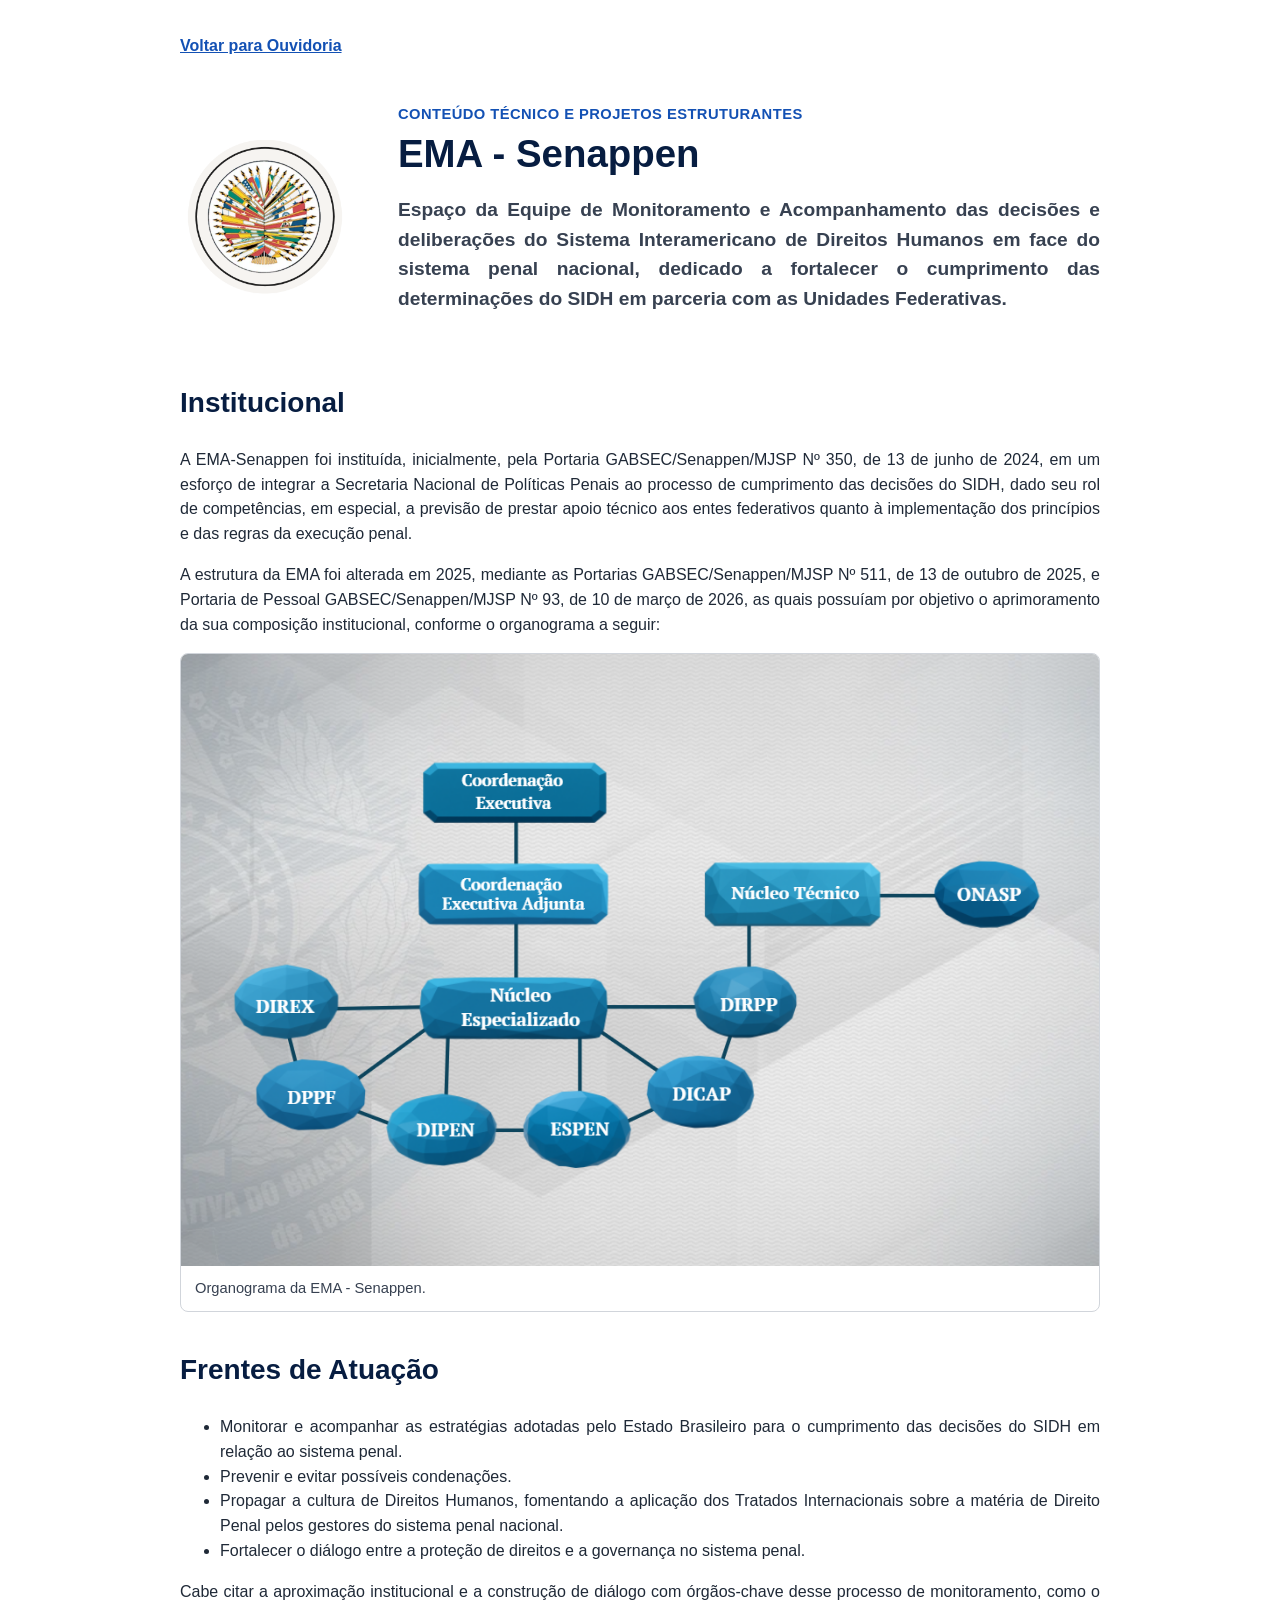
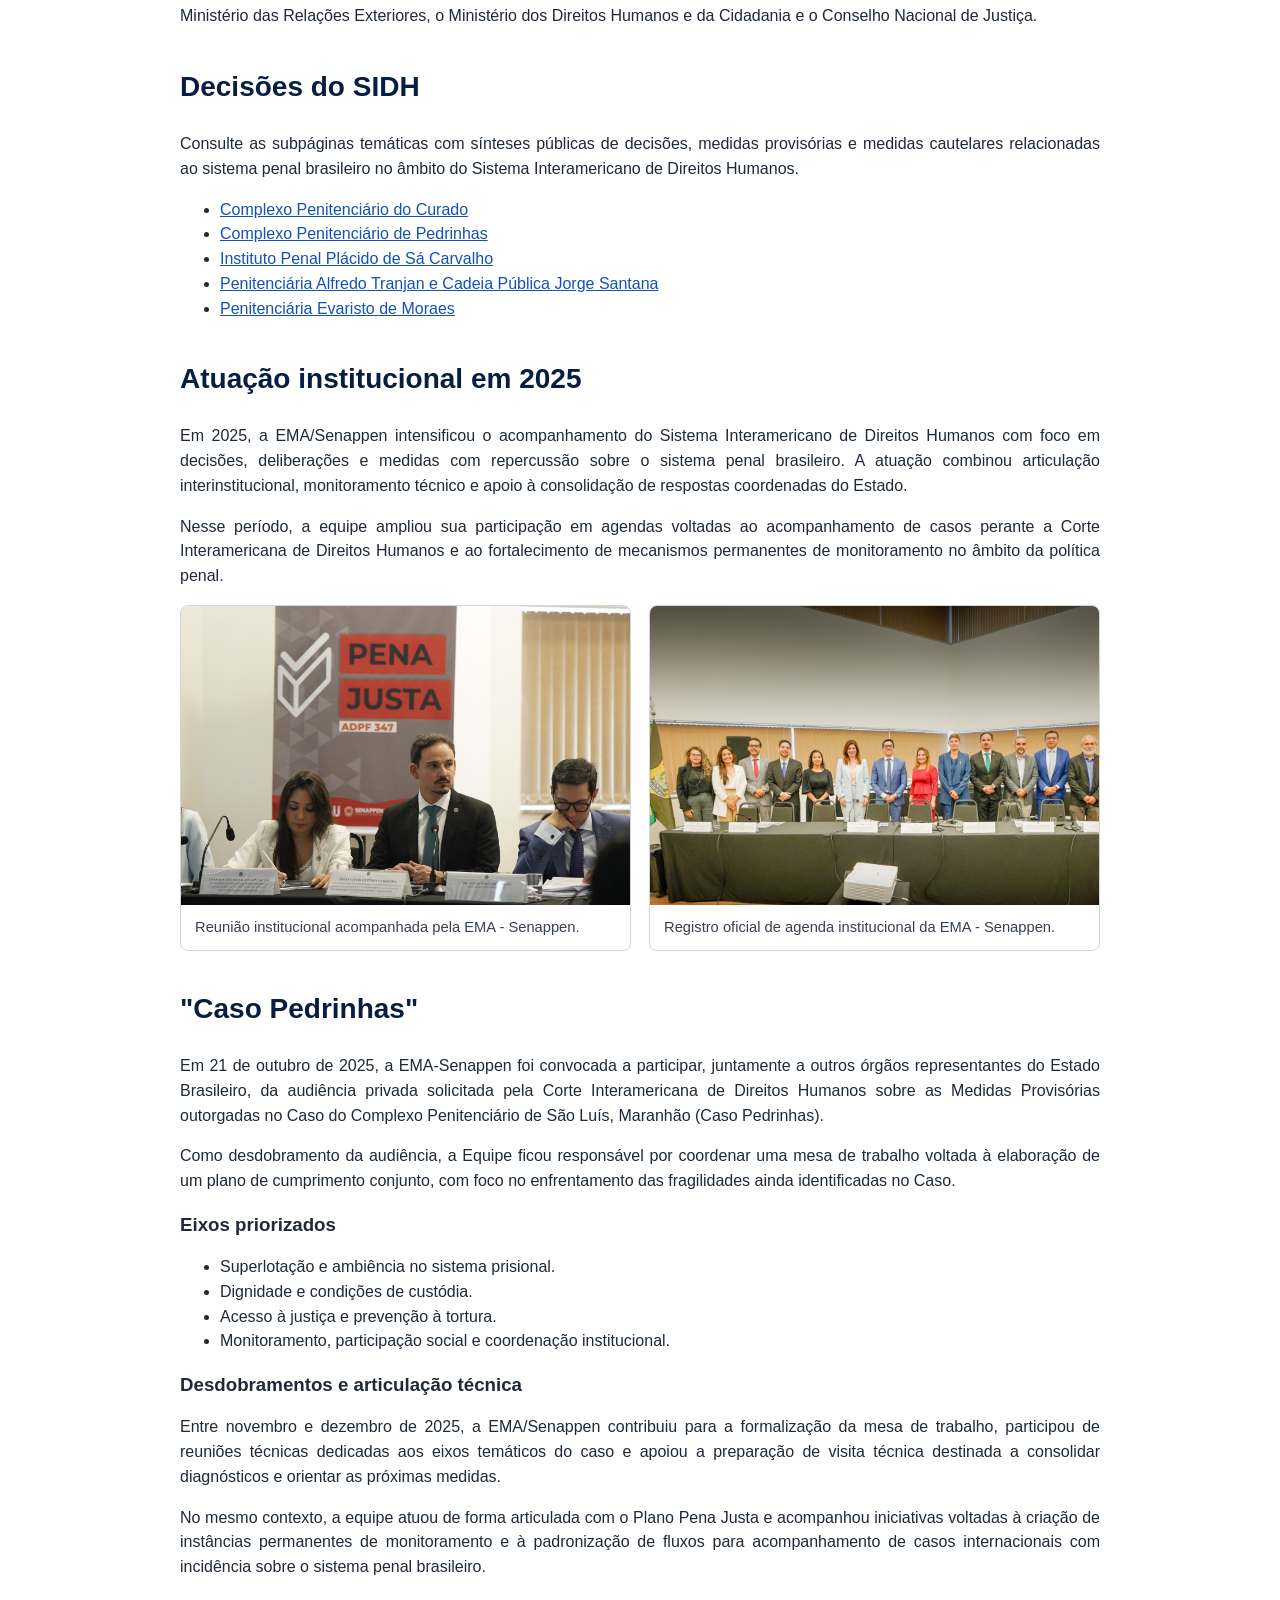
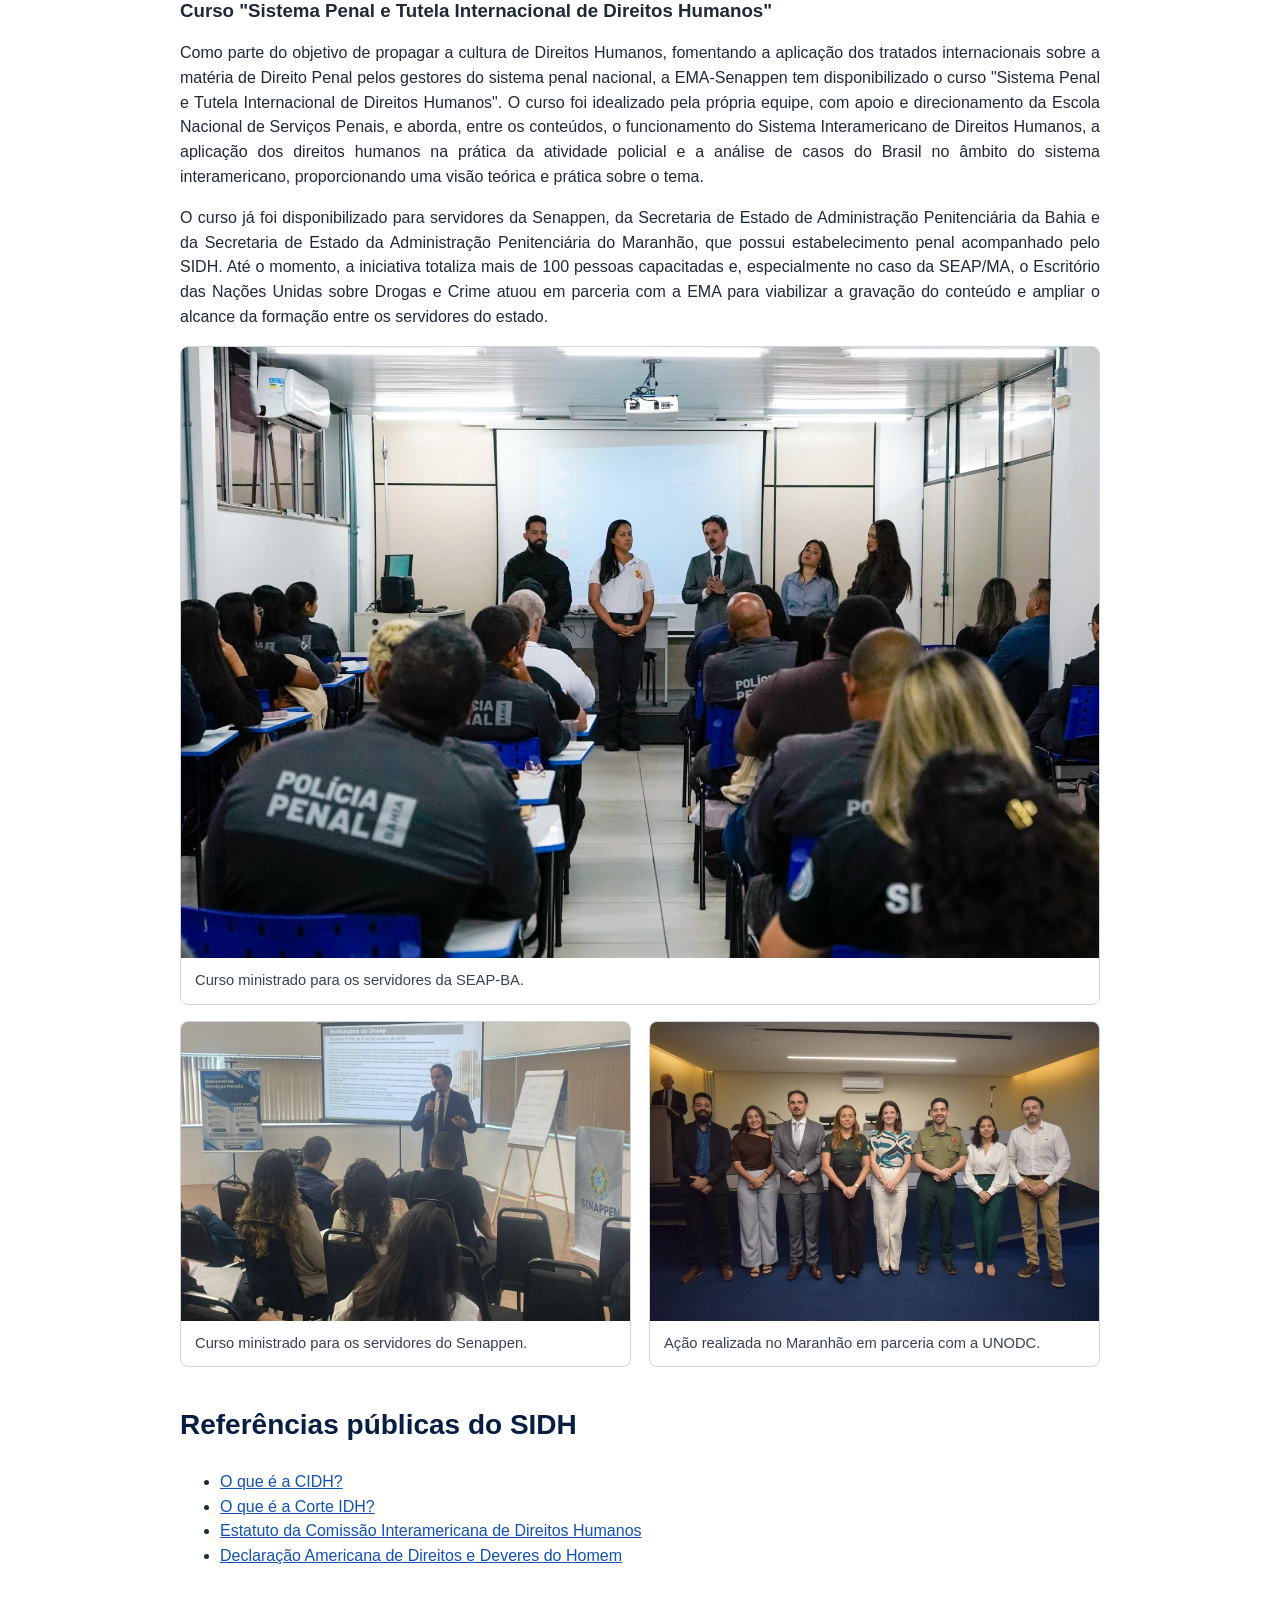
<file: prototipo-dicom-onasp/subpaginas/ema-sidh.html>
<!doctype html>
<html lang="pt-BR">
<head>
  <meta charset="utf-8">
  <meta name="viewport" content="width=device-width, initial-scale=1">
  <title>EMA - Senappen | Prévia gov.br/Plone</title>
  <link rel="stylesheet" href="../styles.css?v=20260513-justify">
</head>
<body>
  <main class="govbr-preview subpage-preview">
    <p class="subpage-back-link"><a href="../index.html#projetos-estruturantes">Voltar para Ouvidoria</a></p>

    <section class="subpage-hero" aria-labelledby="subpage-title-ema">
      <figure class="subpage-hero-media">
        <img src="../../Documentação/Botao_EMA.png" alt="Botão institucional da EMA - Senappen.">
      </figure>

      <div class="subpage-hero-copy">
        <p class="subpage-kicker">Conteúdo Técnico e Projetos Estruturantes</p>
        <h1 id="subpage-title-ema">EMA - Senappen</h1>
        <p class="lead">Espaço da Equipe de Monitoramento e Acompanhamento das decisões e deliberações do Sistema Interamericano de Direitos Humanos em face do sistema penal nacional, dedicado a fortalecer o cumprimento das determinações do SIDH em parceria com as Unidades Federativas.</p>
      </div>
    </section>

    <section aria-labelledby="ema-institucional">
      <h2 id="ema-institucional">Institucional</h2>
      <p>A EMA-Senappen foi instituída, inicialmente, pela Portaria GABSEC/Senappen/MJSP Nº 350, de 13 de junho de 2024, em um esforço de integrar a Secretaria Nacional de Políticas Penais ao processo de cumprimento das decisões do SIDH, dado seu rol de competências, em especial, a previsão de prestar apoio técnico aos entes federativos quanto à implementação dos princípios e das regras da execução penal.</p>
      <p>A estrutura da EMA foi alterada em 2025, mediante as Portarias GABSEC/Senappen/MJSP Nº 511, de 13 de outubro de 2025, e Portaria de Pessoal GABSEC/Senappen/MJSP Nº 93, de 10 de março de 2026, as quais possuíam por objetivo o aprimoramento da sua composição institucional, conforme o organograma a seguir:</p>
      <figure class="subpage-gallery-card">
        <div class="subpage-gallery-media">
          <img src="../../Documentação/Banner_Ema_Organograma.png" alt="Organograma da EMA - Senappen.">
        </div>
        <figcaption>Organograma da EMA - Senappen.</figcaption>
      </figure>
    </section>

    <section aria-labelledby="ema-frentes">
      <h2 id="ema-frentes">Frentes de Atuação</h2>
      <ul>
        <li>Monitorar e acompanhar as estratégias adotadas pelo Estado Brasileiro para o cumprimento das decisões do SIDH em relação ao sistema penal.</li>
        <li>Prevenir e evitar possíveis condenações.</li>
        <li>Propagar a cultura de Direitos Humanos, fomentando a aplicação dos Tratados Internacionais sobre a matéria de Direito Penal pelos gestores do sistema penal nacional.</li>
        <li>Fortalecer o diálogo entre a proteção de direitos e a governança no sistema penal.</li>
      </ul>
      <p>Cabe citar a aproximação institucional e a construção de diálogo com órgãos-chave desse processo de monitoramento, como o Ministério das Relações Exteriores, o Ministério dos Direitos Humanos e da Cidadania e o Conselho Nacional de Justiça.</p>
    </section>

    <section aria-labelledby="ema-decisoes-sidh">
      <h2 id="ema-decisoes-sidh">Decisões do SIDH</h2>
      <p>Consulte as subpáginas temáticas com sínteses públicas de decisões, medidas provisórias e medidas cautelares relacionadas ao sistema penal brasileiro no âmbito do Sistema Interamericano de Direitos Humanos.</p>
      <ul>
        <li><a href="../../Subpages/Sublinks/complexo-penitenciario-do-curado.html">Complexo Penitenciário do Curado</a></li>
        <li><a href="../../Subpages/Sublinks/complexo-penitenciario-de-pedrinhas.html">Complexo Penitenciário de Pedrinhas</a></li>
        <li><a href="../../Subpages/Sublinks/instituto-penal-placido-de-sa-carvalho.html">Instituto Penal Plácido de Sá Carvalho</a></li>
        <li><a href="../../Subpages/Sublinks/penitenciaria-alfredo-tranjan-e-cadeia-publica-jorge-santana.html">Penitenciária Alfredo Tranjan e Cadeia Pública Jorge Santana</a></li>
        <li><a href="../../Subpages/Sublinks/penitenciaria-evaristo-de-moraes.html">Penitenciária Evaristo de Moraes</a></li>
      </ul>
    </section>

    <section aria-labelledby="ema-atuacao-2025">
      <h2 id="ema-atuacao-2025">Atuação institucional em 2025</h2>
      <p>Em 2025, a EMA/Senappen intensificou o acompanhamento do Sistema Interamericano de Direitos Humanos com foco em decisões, deliberações e medidas com repercussão sobre o sistema penal brasileiro. A atuação combinou articulação interinstitucional, monitoramento técnico e apoio à consolidação de respostas coordenadas do Estado.</p>
      <p>Nesse período, a equipe ampliou sua participação em agendas voltadas ao acompanhamento de casos perante a Corte Interamericana de Direitos Humanos e ao fortalecimento de mecanismos permanentes de monitoramento no âmbito da política penal.</p>
      <div class="subpage-gallery-grid">
        <figure class="subpage-gallery-card">
          <div class="subpage-gallery-media">
            <img src="../../Documentação/Banner_Ema.jpg" alt="Participantes reunidos em mesa de trabalho institucional acompanhada pela EMA - Senappen.">
          </div>
          <figcaption>Reunião institucional acompanhada pela EMA - Senappen.</figcaption>
        </figure>
        <figure class="subpage-gallery-card">
          <div class="subpage-gallery-media">
            <img src="../../Documentação/Banner_Ema_2.jpg" alt="Participantes posicionados em registro oficial de agenda institucional acompanhada pela EMA - Senappen.">
          </div>
          <figcaption>Registro oficial de agenda institucional da EMA - Senappen.</figcaption>
        </figure>
      </div>
    </section>

    <section aria-labelledby="ema-pedrinhas">
      <h2 id="ema-pedrinhas">"Caso Pedrinhas"</h2>
      <p>Em 21 de outubro de 2025, a EMA-Senappen foi convocada a participar, juntamente a outros órgãos representantes do Estado Brasileiro, da audiência privada solicitada pela Corte Interamericana de Direitos Humanos sobre as Medidas Provisórias outorgadas no Caso do Complexo Penitenciário de São Luís, Maranhão (Caso Pedrinhas).</p>
      <p>Como desdobramento da audiência, a Equipe ficou responsável por coordenar uma mesa de trabalho voltada à elaboração de um plano de cumprimento conjunto, com foco no enfrentamento das fragilidades ainda identificadas no Caso.</p>
      <h3 id="ema-eixos-prioritarios">Eixos priorizados</h3>
      <ul>
        <li>Superlotação e ambiência no sistema prisional.</li>
        <li>Dignidade e condições de custódia.</li>
        <li>Acesso à justiça e prevenção à tortura.</li>
        <li>Monitoramento, participação social e coordenação institucional.</li>
      </ul>
      <h3 id="ema-desdobramentos">Desdobramentos e articulação técnica</h3>
      <p>Entre novembro e dezembro de 2025, a EMA/Senappen contribuiu para a formalização da mesa de trabalho, participou de reuniões técnicas dedicadas aos eixos temáticos do caso e apoiou a preparação de visita técnica destinada a consolidar diagnósticos e orientar as próximas medidas.</p>
      <p>No mesmo contexto, a equipe atuou de forma articulada com o Plano Pena Justa e acompanhou iniciativas voltadas à criação de instâncias permanentes de monitoramento e à padronização de fluxos para acompanhamento de casos internacionais com incidência sobre o sistema penal brasileiro.</p>
      <h3 id="ema-curso-sistema-penal">Curso "Sistema Penal e Tutela Internacional de Direitos Humanos"</h3>
      <p>Como parte do objetivo de propagar a cultura de Direitos Humanos, fomentando a aplicação dos tratados internacionais sobre a matéria de Direito Penal pelos gestores do sistema penal nacional, a EMA-Senappen tem disponibilizado o curso "Sistema Penal e Tutela Internacional de Direitos Humanos". O curso foi idealizado pela própria equipe, com apoio e direcionamento da Escola Nacional de Serviços Penais, e aborda, entre os conteúdos, o funcionamento do Sistema Interamericano de Direitos Humanos, a aplicação dos direitos humanos na prática da atividade policial e a análise de casos do Brasil no âmbito do sistema interamericano, proporcionando uma visão teórica e prática sobre o tema.</p>
      <p>O curso já foi disponibilizado para servidores da Senappen, da Secretaria de Estado de Administração Penitenciária da Bahia e da Secretaria de Estado da Administração Penitenciária do Maranhão, que possui estabelecimento penal acompanhado pelo SIDH. Até o momento, a iniciativa totaliza mais de 100 pessoas capacitadas e, especialmente no caso da SEAP/MA, o Escritório das Nações Unidas sobre Drogas e Crime atuou em parceria com a EMA para viabilizar a gravação do conteúdo e ampliar o alcance da formação entre os servidores do estado.</p>
      <div class="standalone-image">
        <figure class="subpage-gallery-card">
          <div class="subpage-gallery-media">
            <img src="../../Documentação/Banner_Curso_Bahia.jpg" alt="Curso ministrado para os servidores da SEAP-BA.">
          </div>
          <figcaption>Curso ministrado para os servidores da SEAP-BA.</figcaption>
        </figure>
      </div>
      <div class="subpage-gallery-grid">
        <figure class="subpage-gallery-card">
          <div class="subpage-gallery-media">
            <img src="../../Documentação/Banner_Curso_DF.jpg" alt="Curso ministrado para os servidores do Senappen.">
          </div>
          <figcaption>Curso ministrado para os servidores do Senappen.</figcaption>
        </figure>
        <figure class="subpage-gallery-card">
          <div class="subpage-gallery-media">
            <img src="../../Documentação/Banner_Curso_MA.jpg" alt="Ação realizada no Maranhão em parceria com a UNODC.">
          </div>
          <figcaption>Ação realizada no Maranhão em parceria com a UNODC.</figcaption>
        </figure>
      </div>
    </section>

    <section aria-labelledby="ema-referencias">
      <h2 id="ema-referencias">Referências públicas do SIDH</h2>
      <ul>
        <li><a href="https://www.oas.org/pt/cidh/mandato/que.asp">O que é a CIDH?</a></li>
        <li><a href="https://www.corteidh.or.cr/que_es_la_corte.cfm?lang=pt">O que é a Corte IDH?</a></li>
        <li><a href="https://www.oas.org/pt/cidh/mandato/Basicos/estatutoCIDH.asp">Estatuto da Comissão Interamericana de Direitos Humanos</a></li>
        <li><a href="https://www.oas.org/pt/cidh/mandato/Basicos/declaracion.asp">Declaração Americana de Direitos e Deveres do Homem</a></li>
      </ul>
    </section>

  </main>
</body>
</html>
</file>
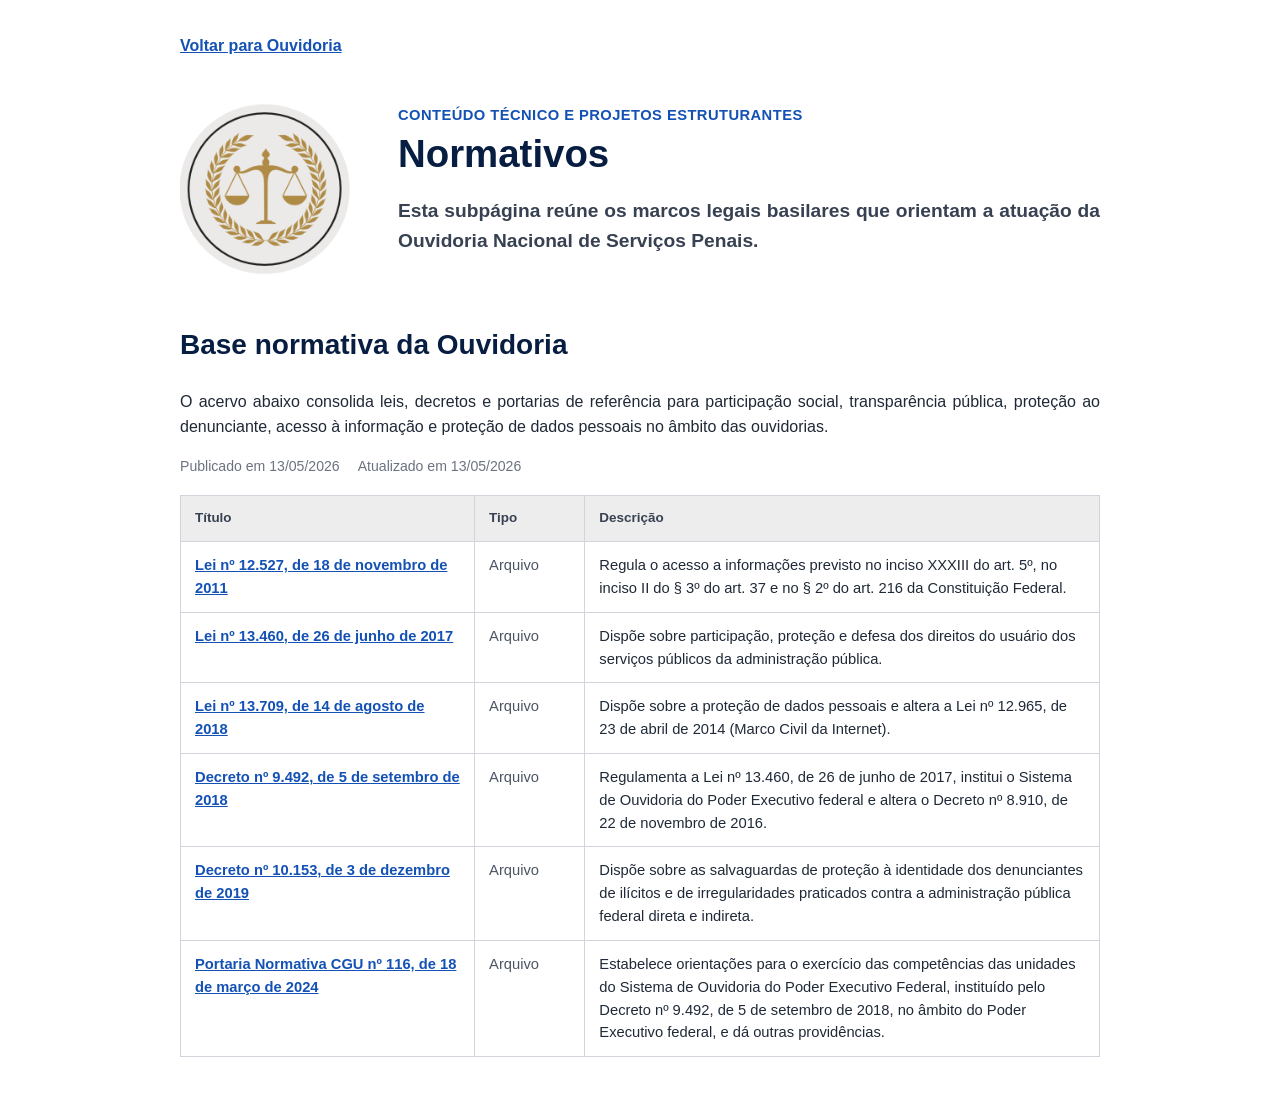
<file: prototipo-dicom-onasp/subpaginas/normativos.html>
<!doctype html>
<html lang="pt-BR">
<head>
  <meta charset="utf-8">
  <meta name="viewport" content="width=device-width, initial-scale=1">
  <title>Normativos | Prévia gov.br/Plone</title>
  <link rel="stylesheet" href="../styles.css?v=20260518-normativos-subpage">
</head>
<body>
  <main class="govbr-preview subpage-preview">
    <p class="subpage-back-link"><a href="../index.html#projetos-estruturantes">Voltar para Ouvidoria</a></p>

    <section class="subpage-hero" aria-labelledby="subpage-title-normativos">
      <figure class="subpage-hero-media">
        <img src="../../Documentação/Botao_Normativos.png" alt="Botão institucional dos Normativos.">
      </figure>

      <div class="subpage-hero-copy">
        <p class="subpage-kicker">Conteúdo Técnico e Projetos Estruturantes</p>
        <h1 id="subpage-title-normativos">Normativos</h1>
        <p class="lead">Esta subpágina reúne os marcos legais basilares que orientam a atuação da Ouvidoria Nacional de Serviços Penais.</p>
      </div>
    </section>

    <section aria-labelledby="normativos-acervo">
      <h2 id="normativos-acervo">Base normativa da Ouvidoria</h2>
      <p>O acervo abaixo consolida leis, decretos e portarias de referência para participação social, transparência pública, proteção ao denunciante, acesso à informação e proteção de dados pessoais no âmbito das ouvidorias.</p>
      <p class="normativos-meta">
        <span>Publicado em <time datetime="2026-05-13">13/05/2026</time></span>
        <span>Atualizado em <time datetime="2026-05-13">13/05/2026</time></span>
      </p>
      <div class="normativos-table-wrap">
        <table class="normativos-table" aria-label="Normativos basilares da Ouvidoria">
          <thead>
            <tr>
              <th scope="col">Título</th>
              <th scope="col">Tipo</th>
              <th scope="col">Descrição</th>
            </tr>
          </thead>
          <tbody>
            <tr>
              <td><a href="../../Documentação/Normativas Basilares de Ouvidoria/LEI N°12.527.2011.pdf">Lei nº 12.527, de 18 de novembro de 2011</a></td>
              <td>Arquivo</td>
              <td>Regula o acesso a informações previsto no inciso XXXIII do art. 5º, no inciso II do § 3º do art. 37 e no § 2º do art. 216 da Constituição Federal.</td>
            </tr>
            <tr>
              <td><a href="../../Documentação/Normativas Basilares de Ouvidoria/LEI N°13.460.2017.pdf">Lei nº 13.460, de 26 de junho de 2017</a></td>
              <td>Arquivo</td>
              <td>Dispõe sobre participação, proteção e defesa dos direitos do usuário dos serviços públicos da administração pública.</td>
            </tr>
            <tr>
              <td><a href="../../Documentação/Normativas Basilares de Ouvidoria/LEI N°13.709.2018.pdf">Lei nº 13.709, de 14 de agosto de 2018</a></td>
              <td>Arquivo</td>
              <td>Dispõe sobre a proteção de dados pessoais e altera a Lei nº 12.965, de 23 de abril de 2014 (Marco Civil da Internet).</td>
            </tr>
            <tr>
              <td><a href="../../Documentação/Normativas Basilares de Ouvidoria/Decreto N°9.492.2018.pdf">Decreto nº 9.492, de 5 de setembro de 2018</a></td>
              <td>Arquivo</td>
              <td>Regulamenta a Lei nº 13.460, de 26 de junho de 2017, institui o Sistema de Ouvidoria do Poder Executivo federal e altera o Decreto nº 8.910, de 22 de novembro de 2016.</td>
            </tr>
            <tr>
              <td><a href="../../Documentação/Normativas Basilares de Ouvidoria/Decreto N°10.153.2019.pdf">Decreto nº 10.153, de 3 de dezembro de 2019</a></td>
              <td>Arquivo</td>
              <td>Dispõe sobre as salvaguardas de proteção à identidade dos denunciantes de ilícitos e de irregularidades praticados contra a administração pública federal direta e indireta.</td>
            </tr>
            <tr>
              <td><a href="../../Documentação/Normativas Basilares de Ouvidoria/Portaria Normativa CGU - N°116.2024.pdf">Portaria Normativa CGU nº 116, de 18 de março de 2024</a></td>
              <td>Arquivo</td>
              <td>Estabelece orientações para o exercício das competências das unidades do Sistema de Ouvidoria do Poder Executivo Federal, instituído pelo Decreto nº 9.492, de 5 de setembro de 2018, no âmbito do Poder Executivo federal, e dá outras providências.</td>
            </tr>
          </tbody>
        </table>
      </div>
    </section>
  </main>
</body>
</html>
</file>
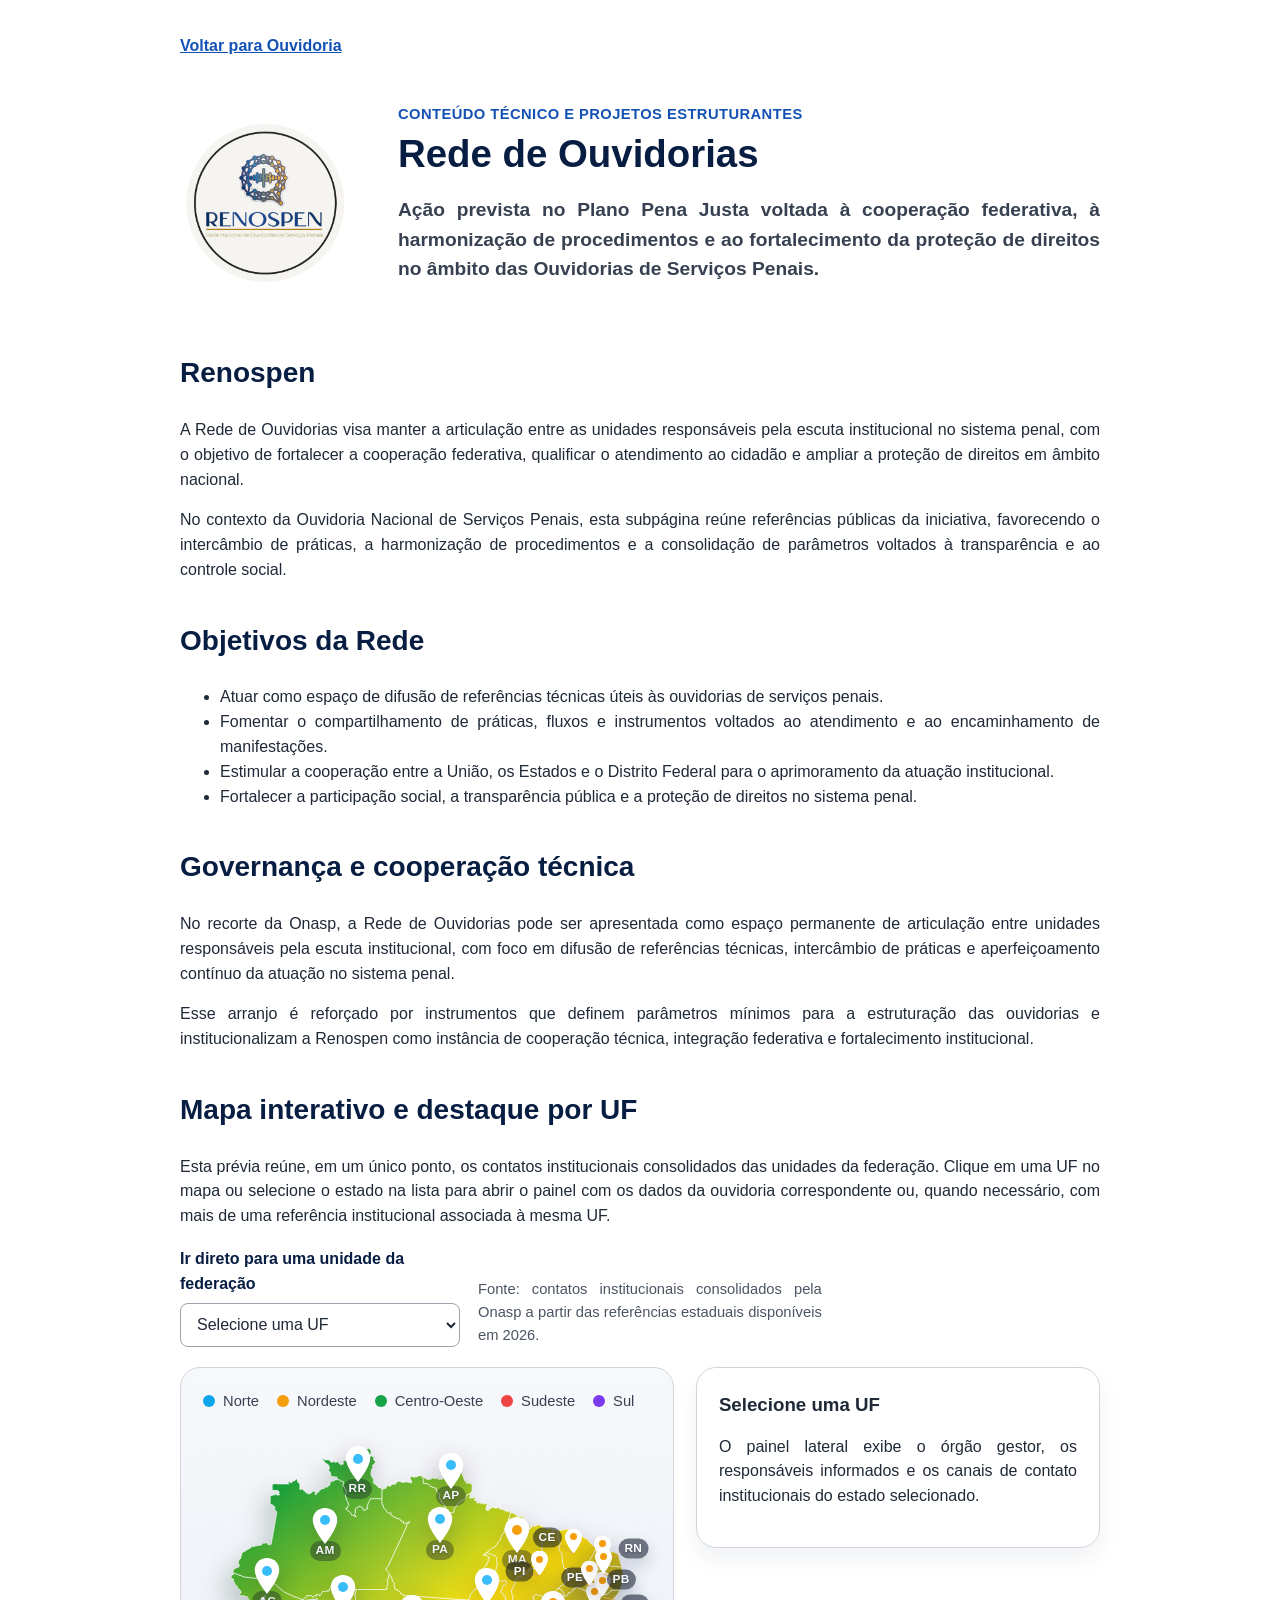
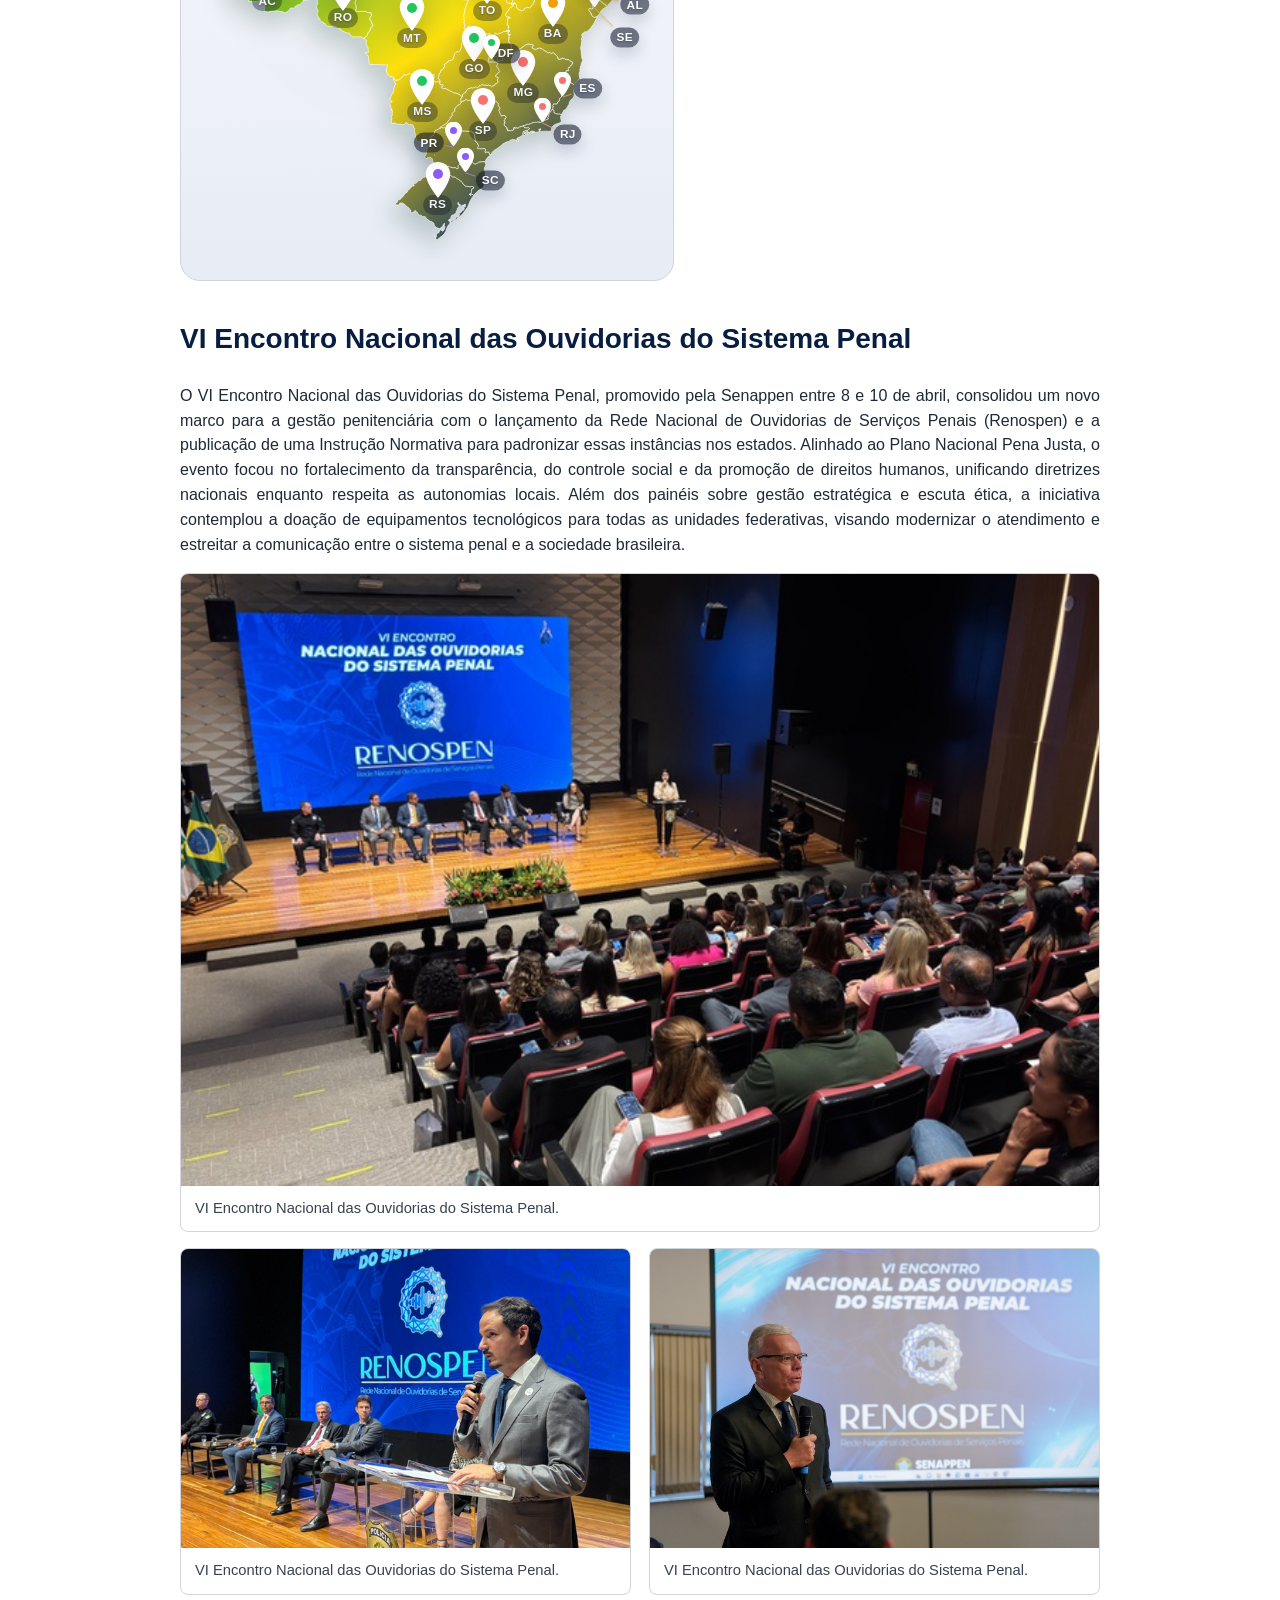
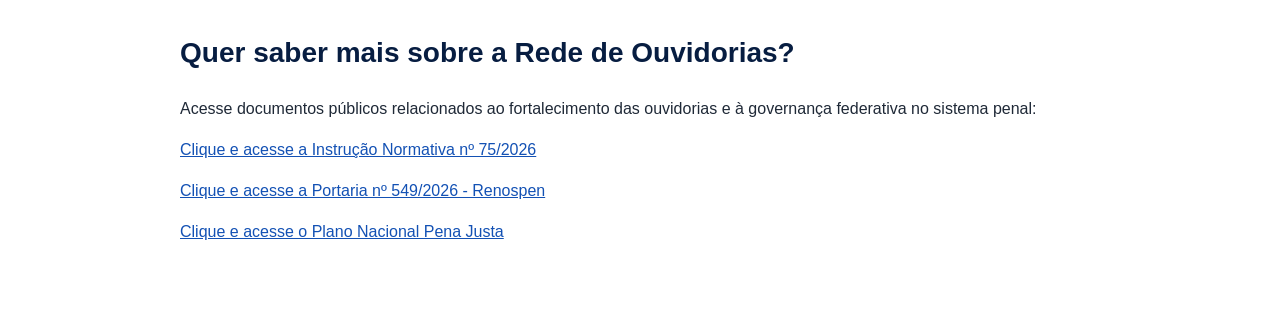
<file: prototipo-dicom-onasp/subpaginas/rede-ouvidorias.html>
<!doctype html>
<html lang="pt-BR">
<head>
  <meta charset="utf-8">
  <meta name="viewport" content="width=device-width, initial-scale=1">
  <title>Rede de Ouvidorias | Prévia gov.br/Plone</title>
  <link rel="stylesheet" href="../styles.css?v=20260513-justify">
</head>
<body>
  <main class="govbr-preview subpage-preview">
    <p class="subpage-back-link"><a href="../index.html#projetos-estruturantes">Voltar para Ouvidoria</a></p>

    <section class="subpage-hero" aria-labelledby="subpage-title-rede-ouvidorias">
      <figure class="subpage-hero-media">
        <img src="../../Documentação/Botao_Renospen.png" alt="Botão institucional da Rede de Ouvidorias.">
      </figure>

      <div class="subpage-hero-copy">
        <p class="subpage-kicker">Conteúdo Técnico e Projetos Estruturantes</p>
        <h1 id="subpage-title-rede-ouvidorias">Rede de Ouvidorias</h1>
        <p class="lead">Ação prevista no Plano Pena Justa voltada à cooperação federativa, à harmonização de procedimentos e ao fortalecimento da proteção de direitos no âmbito das Ouvidorias de Serviços Penais.</p>
      </div>
    </section>

    <section aria-labelledby="rede-escopo">
      <h2 id="rede-escopo">Renospen</h2>
      <p>A Rede de Ouvidorias visa manter a articulação entre as unidades responsáveis pela escuta institucional no sistema penal, com o objetivo de fortalecer a cooperação federativa, qualificar o atendimento ao cidadão e ampliar a proteção de direitos em âmbito nacional.</p>
      <p>No contexto da Ouvidoria Nacional de Serviços Penais, esta subpágina reúne referências públicas da iniciativa, favorecendo o intercâmbio de práticas, a harmonização de procedimentos e a consolidação de parâmetros voltados à transparência e ao controle social.</p>
    </section>

    <section aria-labelledby="rede-diretrizes">
      <h2 id="rede-diretrizes">Objetivos da Rede</h2>
      <ul>
        <li>Atuar como espaço de difusão de referências técnicas úteis às ouvidorias de serviços penais.</li>
        <li>Fomentar o compartilhamento de práticas, fluxos e instrumentos voltados ao atendimento e ao encaminhamento de manifestações.</li>
        <li>Estimular a cooperação entre a União, os Estados e o Distrito Federal para o aprimoramento da atuação institucional.</li>
        <li>Fortalecer a participação social, a transparência pública e a proteção de direitos no sistema penal.</li>
      </ul>
    </section>

    <section aria-labelledby="rede-governanca">
      <h2 id="rede-governanca">Governança e cooperação técnica</h2>
      <p>No recorte da Onasp, a Rede de Ouvidorias pode ser apresentada como espaço permanente de articulação entre unidades responsáveis pela escuta institucional, com foco em difusão de referências técnicas, intercâmbio de práticas e aperfeiçoamento contínuo da atuação no sistema penal.</p>
      <p>Esse arranjo é reforçado por instrumentos que definem parâmetros mínimos para a estruturação das ouvidorias e institucionalizam a Renospen como instância de cooperação técnica, integração federativa e fortalecimento institucional.</p>
    </section>

    <section aria-labelledby="rede-mapa-contatos">
      <h2 id="rede-mapa-contatos">Mapa interativo e destaque por UF</h2>
      <p>Esta prévia reúne, em um único ponto, os contatos institucionais consolidados das unidades da federação. Clique em uma UF no mapa ou selecione o estado na lista para abrir o painel com os dados da ouvidoria correspondente ou, quando necessário, com mais de uma referência institucional associada à mesma UF.</p>

      <div class="ouvidoria-map-toolbar">
        <div class="ouvidoria-map-picker">
          <label for="ouvidoria-state-select">Ir direto para uma unidade da federação</label>
          <select id="ouvidoria-state-select" name="ouvidoria-state-select">
            <option value="">Selecione uma UF</option>
          </select>
        </div>
        <p class="ouvidoria-map-source">Fonte: contatos institucionais consolidados pela Onasp a partir das referências estaduais disponíveis em 2026.</p>
      </div>

      <div class="ouvidoria-map-layout">
        <div class="ouvidoria-map-shell">
          <div class="ouvidoria-map-legend" aria-hidden="true">
            <span class="legend-norte">Norte</span>
            <span class="legend-nordeste">Nordeste</span>
            <span class="legend-centro-oeste">Centro-Oeste</span>
            <span class="legend-sudeste">Sudeste</span>
            <span class="legend-sul">Sul</span>
          </div>
          <div id="ouvidoria-map-grid" class="ouvidoria-map-grid" role="group" aria-label="Mapa interativo do Brasil por unidade da federação"></div>
        </div>

        <article id="ouvidoria-state-panel" class="ouvidoria-state-panel" aria-live="polite">
          <div class="ouvidoria-state-head">
            <h3>Selecione uma UF</h3>
          </div>
          <p>O painel lateral exibe o órgão gestor, o responsável informado, os canais de contato e, quando aplicável, mais de uma referência institucional associada ao estado selecionado.</p>
        </article>
      </div>

      <noscript>
        <p class="component-note">O mapa interativo depende de JavaScript nesta prévia.</p>
      </noscript>
    </section>

    <section aria-labelledby="rede-vi-encontro">
      <h2 id="rede-vi-encontro">VI Encontro Nacional das Ouvidorias do Sistema Penal</h2>
      <p>O VI Encontro Nacional das Ouvidorias do Sistema Penal, promovido pela Senappen entre 8 e 10 de abril, consolidou um novo marco para a gestão penitenciária com o lançamento da Rede Nacional de Ouvidorias de Serviços Penais (Renospen) e a publicação de uma Instrução Normativa para padronizar essas instâncias nos estados. Alinhado ao Plano Nacional Pena Justa, o evento focou no fortalecimento da transparência, do controle social e da promoção de direitos humanos, unificando diretrizes nacionais enquanto respeita as autonomias locais. Além dos painéis sobre gestão estratégica e escuta ética, a iniciativa contemplou a doação de equipamentos tecnológicos para todas as unidades federativas, visando modernizar o atendimento e estreitar a comunicação entre o sistema penal e a sociedade brasileira.</p>
      <div class="standalone-image">
        <figure class="subpage-gallery-card">
          <div class="subpage-gallery-media">
            <img src="../../Documentação/Banner_Renospen_1.jpeg" alt="VI Encontro Nacional das Ouvidorias do Sistema Penal - registro 1.">
          </div>
          <figcaption>VI Encontro Nacional das Ouvidorias do Sistema Penal.</figcaption>
        </figure>
      </div>
      <div class="subpage-gallery-grid">
        <figure class="subpage-gallery-card">
          <div class="subpage-gallery-media">
            <img src="../../Documentação/Banner_Renospen_2.jpeg" alt="VI Encontro Nacional das Ouvidorias do Sistema Penal - registro 2.">
          </div>
          <figcaption>VI Encontro Nacional das Ouvidorias do Sistema Penal.</figcaption>
        </figure>
        <figure class="subpage-gallery-card">
          <div class="subpage-gallery-media">
            <img src="../../Documentação/Banner_Renospen_3.jpeg" alt="VI Encontro Nacional das Ouvidorias do Sistema Penal - registro 3.">
          </div>
          <figcaption>VI Encontro Nacional das Ouvidorias do Sistema Penal.</figcaption>
        </figure>
      </div>
    </section>

    <section aria-labelledby="rede-quadro-contatos" hidden>
      <h2 id="rede-quadro-contatos">Quadro textual de contatos das ouvidorias</h2>
      <p>Para facilitar reaproveitamento em formatos mais simples, o mesmo conteúdo do painel interativo também foi organizado em tabela, com consulta rápida por UF.</p>

      <div class="ouvidoria-contacts-table-wrapper">
        <table class="ouvidoria-contacts-table">
          <thead>
            <tr>
              <th scope="col">UF</th>
              <th scope="col">Estado</th>
              <th scope="col">E-mail</th>
              <th scope="col">Telefone</th>
              <th scope="col">WhatsApp / app</th>
            </tr>
          </thead>
          <tbody>
            <tr>
              <td>AC</td>
              <td>Acre</td>
              <td><a href="mailto:ouvidoria.iapen@ac.gov.br">ouvidoria.iapen@ac.gov.br</a></td>
              <td>68 98112-4517</td>
              <td>68 98112-4517</td>
            </tr>
            <tr>
              <td>AL</td>
              <td>Alagoas</td>
              <td><a href="mailto:ouvidoria@seris.al.gov.br">ouvidoria@seris.al.gov.br</a></td>
              <td>82-3315-1756</td>
              <td>82-98802-5049</td>
            </tr>
            <tr>
              <td>AM</td>
              <td>Amazonas</td>
              <td><a href="mailto:ouvidoria@seap.am.gov.br">ouvidoria@seap.am.gov.br</a></td>
              <td>Não informado</td>
              <td>92 9981033886 / 92 99389-0160</td>
            </tr>
            <tr>
              <td>AP</td>
              <td>Amapá</td>
              <td><a href="mailto:ouvidoria@iapen.ap.gov.br">ouvidoria@iapen.ap.gov.br</a></td>
              <td>96 98414-9015</td>
              <td>96 98414-9015</td>
            </tr>
            <tr>
              <td>BA</td>
              <td>Bahia</td>
              <td><a href="mailto:ouvidoria@seap.ba.gov.br">ouvidoria@seap.ba.gov.br</a></td>
              <td>7131187405</td>
              <td>Não informado</td>
            </tr>
            <tr>
              <td>CE</td>
              <td>Ceará</td>
              <td><a href="mailto:ouvidoria@sap.ce.gov.br">ouvidoria@sap.ce.gov.br</a></td>
              <td>85 2018.2965</td>
              <td>155</td>
            </tr>
            <tr>
              <td>DF</td>
              <td>Distrito Federal</td>
              <td><a href="mailto:ouvidoria@seape.df.gov.br">ouvidoria@seape.df.gov.br</a></td>
              <td>61333359538</td>
              <td>Não informado</td>
            </tr>
            <tr>
              <td>ES</td>
              <td>Espírito Santo - Polícia Penal/ES</td>
              <td><a href="mailto:opp@pp.es.gov.br">opp@pp.es.gov.br</a></td>
              <td>(27) 99316-7687</td>
              <td>(27) 99316-7687</td>
            </tr>
            <tr>
              <td>ES</td>
              <td>Espírito Santo - SEJUS/ES</td>
              <td><a href="mailto:ouvidoria@sejus.es.gov.br">ouvidoria@sejus.es.gov.br</a></td>
              <td>0800 022 1117</td>
              <td>Não informado</td>
            </tr>
            <tr>
              <td>GO</td>
              <td>Goiás</td>
              <td><a href="mailto:ouvidoria.policiapenal@goias.gov.br">ouvidoria.policiapenal@goias.gov.br</a></td>
              <td>(62) 3270-8733</td>
              <td>Não informado</td>
            </tr>
            <tr>
              <td>MA</td>
              <td>Maranhão</td>
              <td><a href="mailto:ouvpen@seap.ma.gov.br">ouvpen@seap.ma.gov.br</a></td>
              <td>(98) 99181-7012</td>
              <td>(98) 99181-7012</td>
            </tr>
            <tr>
              <td>MG</td>
              <td>Minas Gerais</td>
              <td><a href="mailto:penitenciario@ouvidoriageral.mg.gov.br">penitenciario@ouvidoriageral.mg.gov.br</a></td>
              <td>(31) 3915-2048</td>
              <td>(31) 3915-2022</td>
            </tr>
            <tr>
              <td>MS</td>
              <td>Mato Grosso do Sul</td>
              <td><a href="mailto:ouvidoria@agepen.ms.gov.br">ouvidoria@agepen.ms.gov.br</a></td>
              <td>(67) 3901-3523</td>
              <td>(67)99971-4323</td>
            </tr>
            <tr>
              <td>MT</td>
              <td>Mato Grosso</td>
              <td><a href="mailto:ouvidoriaoesp@sejus.mt.gov.br">ouvidoriaoesp@sejus.mt.gov.br</a></td>
              <td>6581300380</td>
              <td>+556581300380</td>
            </tr>
            <tr>
              <td>PA</td>
              <td>Pará</td>
              <td><a href="mailto:ouvidoriapasieds@gmail.com">ouvidoriapasieds@gmail.com</a></td>
              <td>91 988835867</td>
              <td>91 988835867</td>
            </tr>
            <tr>
              <td>PB</td>
              <td>Paraíba</td>
              <td><a href="mailto:ouvidoria@seap.pb.gov.br">ouvidoria@seap.pb.gov.br</a></td>
              <td>83 99121-7665</td>
              <td>83 99121-7665</td>
            </tr>
            <tr>
              <td>PE</td>
              <td>Pernambuco</td>
              <td><a href="mailto:ouvidoria@seap.pe.gov.br">ouvidoria@seap.pe.gov.br</a></td>
              <td>81- 3184 2219</td>
              <td>81 - 9 8491 6545</td>
            </tr>
            <tr>
              <td>PI</td>
              <td>Piauí</td>
              <td><a href="mailto:ouvidoria@sejus.pi.gov.br">ouvidoria@sejus.pi.gov.br</a></td>
              <td>86 99488-8133</td>
              <td>Não informado</td>
            </tr>
            <tr>
              <td>PR</td>
              <td>Paraná</td>
              <td><a href="mailto:ouvidoriadeppen@policiapenal.pr.gov.br">ouvidoriadeppen@policiapenal.pr.gov.br</a></td>
              <td>41 3294-2958</td>
              <td>41 3294-2958</td>
            </tr>
            <tr>
              <td>RJ</td>
              <td>Rio de Janeiro</td>
              <td><a href="mailto:seapou@seap.rj.gov.br">seapou@seap.rj.gov.br</a></td>
              <td>(21) 970680105</td>
              <td>(21) 97067-0584</td>
            </tr>
            <tr>
              <td>RN</td>
              <td>Rio Grande do Norte</td>
              <td><a href="mailto:ouvidoria@seap.rn.gov.br">ouvidoria@seap.rn.gov.br</a></td>
              <td>84981305243</td>
              <td>84981305243</td>
            </tr>
            <tr>
              <td>RO</td>
              <td>Rondônia</td>
              <td><a href="mailto:ouvidoriasejusro@gmail.com">ouvidoriasejusro@gmail.com</a></td>
              <td>(69) 99978-7931</td>
              <td>Não informado</td>
            </tr>
            <tr>
              <td>RR</td>
              <td>Roraima</td>
              <td><a href="mailto:ouvidoria.sejuc.rr@gmail.com">ouvidoria.sejuc.rr@gmail.com</a></td>
              <td>Não informado</td>
              <td>Não informado</td>
            </tr>
            <tr>
              <td>RS</td>
              <td>Rio Grande do Sul</td>
              <td><a href="mailto:ouvidoriageral@casacivil.rs.gov.br">ouvidoriageral@casacivil.rs.gov.br</a></td>
              <td>0800 541 6136</td>
              <td>Não informado</td>
            </tr>
            <tr>
              <td>SC</td>
              <td>Santa Catarina</td>
              <td><a href="mailto:ouvidoria@sejuri.sc.gov.br">ouvidoria@sejuri.sc.gov.br</a></td>
              <td>(48) 3664-5811</td>
              <td>Não informado</td>
            </tr>
            <tr>
              <td>SE</td>
              <td>Sergipe</td>
              <td><a href="mailto:ouvidoria.sejuc@sejuc.se.gov.br">ouvidoria.sejuc@sejuc.se.gov.br</a></td>
              <td>(79)3225-6049</td>
              <td>Não informado</td>
            </tr>
            <tr>
              <td>SP</td>
              <td>São Paulo</td>
              <td><a href="mailto:ouvidoriasap@sp.gov.br">ouvidoriasap@sp.gov.br</a></td>
              <td>011 3206-4759/4836/4853</td>
              <td>011 3206-4759</td>
            </tr>
            <tr>
              <td>TO</td>
              <td>Tocantins</td>
              <td><a href="mailto:ouvidoriaseciju@gmail.com">ouvidoriaseciju@gmail.com</a></td>
              <td>6399240-5237</td>
              <td>Não informado</td>
            </tr>
          </tbody>
        </table>
      </div>
    </section>

    <section aria-labelledby="rede-saiba-mais">
      <h2 id="rede-saiba-mais">Quer saber mais sobre a Rede de Ouvidorias?</h2>
      <p>Acesse documentos públicos relacionados ao fortalecimento das ouvidorias e à governança federativa no sistema penal:</p>
      <p><a href="../../Subpages/Pena_justa/SEI_35153985_Instrucao_Normativa_75.pdf">Clique e acesse a Instrução Normativa nº 75/2026</a></p>
      <p><a href="../../Subpages/Pena_justa/SEI_35032761_Portaria_549.pdf">Clique e acesse a Portaria nº 549/2026 - Renospen</a></p>
      <p><a href="../../Subpages/Pena_justa/Plano_Nacional_Pena_Justa.pdf">Clique e acesse o Plano Nacional Pena Justa</a></p>
    </section>
  </main>

  <script>
    (function () {
      const ouvidorias = {
        AC: {
          state: "Acre",
          region: "Norte",
          orgao: "Instituto de Administração Penitenciária",
          ouvidor: "Macleine Paula de Melo",
          email: "ouvidoria.iapen@ac.gov.br",
          telefone: "68 98112-4517",
          whatsapp: "68 98112-4517",
          endereco: "Rua Coronel Fontenele de Castro, 44; Bairro: Estação Experimental. Prédio Sede do IAPEN-AC/ Polícia Penal - Sala da Ouvidoria (Anexo à Caixa Econômica Federal).",
          falaBr: "O Fala.BR é utilizado apenas para parte das manifestações"
        },
        AL: {
          state: "Alagoas",
          region: "Nordeste",
          orgao: "SERIS",
          ouvidor: "Carlos Douglas Nunes de Oliveira Palagani",
          email: "ouvidoria@seris.al.gov.br",
          telefone: "82-3315-1756",
          whatsapp: "82-98802-5049",
          endereco: "BR 104, KM 01, Cidade Universitária, Maceió, Alagoas, CEP 57.072.250",
          falaBr: "Não utiliza o Fala.BR"
        },
        AM: {
          state: "Amazonas",
          region: "Norte",
          orgao: "Secretaria de Estado Administração Penitenciária",
          ouvidor: "Daniel Marcelo Benvenutti de Sales",
          email: "ouvidoria@seap.am.gov.br",
          telefone: null,
          whatsapp: "92 9981033886 / 92 99389-0160",
          endereco: null,
          falaBr: "O Fala.BR é utilizado apenas para parte das manifestações"
        },
        AP: {
          state: "Amapá",
          region: "Norte",
          orgao: "Instituto de Administração Penitenciária do Estado do Amapá - IAPEN-AP",
          ouvidor: "Aline Ferreira Costa",
          email: "ouvidoria@iapen.ap.gov.br",
          telefone: "96 98414-9015",
          whatsapp: "96 98414-9015",
          endereco: "Rodovia Duca Serra, s/n. Km 07. Cabralzinho. Macapá-AP. CEP: 68906-720",
          falaBr: "Não utiliza o Fala.BR"
        },
        BA: {
          state: "Bahia",
          region: "Nordeste",
          orgao: "Secretaria de Administração Penitenciária e Ressocialização",
          ouvidor: "Luisa Ribeiro Soares Barreto",
          email: "ouvidoria@seap.ba.gov.br",
          telefone: "7131187405",
          whatsapp: null,
          endereco: "3ª Avenida, nº 310, Plataforma IV, CAB, Salvador - BA, CEP 41.745-005",
          falaBr: "Não utiliza o Fala.BR"
        },
        CE: {
          state: "Ceará",
          region: "Nordeste",
          orgao: "Secretaria de Administração Penitenciária e Ressocialização do Estado do Ceará",
          ouvidor: "Débora Gonçalves Lages Rebêlo",
          email: "ouvidoria@sap.ce.gov.br",
          telefone: "85 2018.2965",
          whatsapp: "155",
          endereco: "Rua Tenente Benévolo, nº 1055 - Meireles, Fortaleza - CE, CEP 60160-040",
          falaBr: "Não utiliza o Fala.BR"
        },
        DF: {
          state: "Distrito Federal",
          region: "Centro-Oeste",
          orgao: "Secretaria de Estado de Administração Penitenciária do Distrito Federal - SEAPE/DF",
          ouvidor: "Rívia Carla Lourenço Coimbra",
          email: "ouvidoria@seape.df.gov.br",
          telefone: "61333359538",
          whatsapp: null,
          endereco: "Estação Rodoferroviária de Brasília, s/n, Ala Sul, Brasília - DF, CEP 70631-900",
          falaBr: "Não utiliza o Fala.BR"
        },
        ES: {
          state: "Espírito Santo",
          region: "Sudeste",
          entries: [
            {
              titulo: "Polícia Penal do Espírito Santo",
              orgao: "Secretaria de Estado da Justiça / Polícia Penal do Espírito Santo",
              ouvidor: "Naihamar Souza Macedo (titular) / Vinícius Milholi Borges (substituto)",
              email: "opp@pp.es.gov.br",
              telefone: "(27) 99316-7687",
              whatsapp: "(27) 99316-7687",
              endereco: "Av. Mal. Campos, 495 - De Lourdes, Vitória - ES, CEP 29042-755"
            },
            {
              titulo: "SEJUS/ES no Sistema Integrado de Ouvidoria",
              orgao: "Secretaria de Estado da Justiça - SEJUS/ES",
              ouvidor: "Kenia Bosser Fazolo Ton",
              email: "ouvidoria@sejus.es.gov.br",
              telefone: "0800 022 1117",
              whatsapp: null,
              endereco: "Edifício Aureliano Hoffman, 10º andar, Av. João Batista Parra, nº 600, Enseada do Suá, Vitória - ES, CEP 29050-375"
            }
          ],
          falaBr: "Não utiliza o Fala.BR"
        },
        GO: {
          state: "Goiás",
          region: "Centro-Oeste",
          orgao: "Diretoria-Geral de Polícia Penal de Goiás",
          ouvidor: "Maria Flora Ribeiro Costa",
          email: "ouvidoria.policiapenal@goias.gov.br",
          telefone: "(62) 3270-8733",
          whatsapp: null,
          endereco: "Rua 202, esquina com a 11ª Avenida, Qd 20, Lt 8, nº 430, Setor Leste Vila Nova, Goiânia - GO",
          falaBr: "Não utiliza o Fala.BR"
        },
        MA: {
          state: "Maranhão",
          region: "Nordeste",
          orgao: "Secretaria de Estado de Administração Penitenciária - SEAP",
          ouvidor: "Rômulo Antônio Silva de Azevedo",
          email: "ouvpen@seap.ma.gov.br",
          telefone: "(98) 99181-7012",
          whatsapp: "(98) 99181-7012",
          endereco: "Rua Gabriel Mistral, 716, Vila Palmeira, São Luís - MA",
          falaBr: "Não utiliza o Fala.BR"
        },
        MG: {
          state: "Minas Gerais",
          region: "Sudeste",
          orgao: "Secretaria de Estado de Justiça e Segurança Pública",
          ouvidor: "Thais Mara Alexandrino",
          email: "penitenciario@ouvidoriageral.mg.gov.br",
          telefone: "(31) 3915-2048",
          whatsapp: "(31) 3915-2022",
          endereco: "Cidade Administrativa Presidente Tancredo Neves, Rodovia Papa João Paulo II, 4001, Edifício Gerais, 12º andar, Belo Horizonte - MG, CEP 31630-901",
          falaBr: "Não utiliza o Fala.BR"
        },
        MS: {
          state: "Mato Grosso do Sul",
          region: "Centro-Oeste",
          orgao: "Agência Estadual de Administração do Sistema Penitenciário de Mato Grosso do Sul",
          ouvidor: "Cinthia Danielle do Nascimento Silva",
          email: "ouvidoria@agepen.ms.gov.br",
          telefone: "(67) 3901-3523",
          whatsapp: "(67) 99971-4323",
          endereco: "Avenida Mato Grosso, nº 2160, Jardim dos Estados, Campo Grande - MS, CEP 79020-201",
          falaBr: "O Fala.BR é utilizado como sistema principal de registro e gestão das manifestações"
        },
        MT: {
          state: "Mato Grosso",
          region: "Centro-Oeste",
          orgao: "Secretaria de Estado Justiça de Mato Grosso",
          ouvidor: "Alexandre Jose do Amaral",
          email: "ouvidoriaoesp@sejus.mt.gov.br",
          telefone: "6581300380",
          whatsapp: "+556581300380",
          endereco: "Rua Tenete Eulalio Guerra, 488, bairro Quilombo, Cuiabá - MT, CEP 78043-528",
          falaBr: "O Fala.BR é utilizado como sistema principal de registro e gestão das manifestações"
        },
        PA: {
          state: "Pará",
          region: "Norte",
          orgao: "Secretaria de Administração Penitenciária do Estado do Pará",
          ouvidor: "Liliane Barbosa de Souza",
          email: "ouvidoriapasieds@gmail.com",
          telefone: "91 988835867",
          whatsapp: "91 988835867",
          endereco: "Travessa Doutor Moraes, 565, 4º andar, Batista Campos, Belém - PA",
          falaBr: "Não utiliza o Fala.BR"
        },
        PB: {
          state: "Paraíba",
          region: "Nordeste",
          orgao: "Secretaria de Estado da Administração Penitenciária",
          ouvidor: "Gabriela Freitas de S. Macena Correia",
          email: "ouvidoria@seap.pb.gov.br",
          telefone: "83 99121-7665",
          whatsapp: "83 99121-7665",
          endereco: null,
          falaBr: "Não utiliza o Fala.BR"
        },
        PE: {
          state: "Pernambuco",
          region: "Nordeste",
          orgao: "Secretaria de Administração Penitenciária e Ressocialização - SEAP",
          ouvidor: "Suely Patricia Martins Gomes",
          email: "ouvidoria@seap.pe.gov.br",
          telefone: "81-3184 2219",
          whatsapp: "81-98491-6545",
          endereco: "Rua do Hospício, 751 - Boa Vista - Recife - PE - CEP 50050-050",
          falaBr: "Não utiliza o Fala.BR"
        },
        PI: {
          state: "Piauí",
          region: "Nordeste",
          orgao: "Secretaria de Justiça do Estado",
          ouvidor: "Nadiana Guimarães Oliveira",
          email: "ouvidoria@sejus.pi.gov.br",
          telefone: "86 99488-8133",
          whatsapp: null,
          endereco: "Avenida Pedro Freitas, Bloco G, 2º andar, Centro Administrativo, Teresina - PI",
          falaBr: "O Fala.BR é utilizado como sistema principal de registro e gestão das manifestações"
        },
        PR: {
          state: "Paraná",
          region: "Sul",
          orgao: "Secretaria de Segurança Pública do Paraná",
          ouvidor: "Marcio Luiz Albuquerque",
          email: "ouvidoriadeppen@policiapenal.pr.gov.br",
          telefone: "41 3294-2958",
          whatsapp: "41 3294-2958",
          endereco: "Rua Maria Petroski, 3312, Bacacheri, Curitiba - PR, CEP 82600-730",
          falaBr: "Não utiliza o Fala.BR"
        },
        RJ: {
          state: "Rio de Janeiro",
          region: "Sudeste",
          orgao: "Secretaria de Estado de Administração Penitenciária",
          ouvidor: "Leila de Brito Ximenes",
          email: "seapou@seap.rj.gov.br",
          telefone: "(21) 970680105",
          whatsapp: "(21) 97067-0584",
          endereco: "Avenida Presidente Vargas nº 2555, Centro, Rio de Janeiro - RJ, CEP 20210-031",
          falaBr: "Não utiliza o Fala.BR"
        },
        RN: {
          state: "Rio Grande do Norte",
          region: "Nordeste",
          orgao: "Secretaria de Estado da Administração Penitenciária",
          ouvidor: "Carla Tatiane Azevedo dos Santos",
          email: "ouvidoria@seap.rn.gov.br",
          telefone: "84981305243",
          whatsapp: "84981305243",
          endereco: "BR 101 KM 0, Av. Sen. Salgado Filho, s/n - Lagoa Nova, RN, CEP 59064-901",
          falaBr: "O Fala.BR é utilizado como sistema principal de registro e gestão das manifestações"
        },
        RO: {
          state: "Rondônia",
          region: "Norte",
          orgao: "Secretaria de Estado de Justiça de Rondônia",
          ouvidor: "Renata Ferreira Campos",
          email: "ouvidoriasejusro@gmail.com",
          telefone: "(69) 99978-7931",
          whatsapp: null,
          endereco: null,
          falaBr: "O Fala.BR é utilizado apenas para parte das manifestações"
        },
        RR: {
          state: "Roraima",
          region: "Norte",
          orgao: "Secretaria de Estado da Justiça e da Cidadania - SEJUC",
          ouvidor: "Ylana Dominice Ferreira",
          email: "ouvidoria.sejuc.rr@gmail.com",
          telefone: null,
          whatsapp: null,
          endereco: "Av. Getúlio Vargas, nº 8120 - São Vicente - Boa Vista - RR - CEP 69305-295",
          falaBr: "O Fala.BR é utilizado como sistema principal de registro e gestão das manifestações"
        },
        RS: {
          state: "Rio Grande do Sul",
          region: "Sul",
          orgao: "Secretaria de Sistemas Penal e Socioeducativo",
          ouvidor: "Viviane Furtado Migliavacca",
          email: "ouvidoriageral@casacivil.rs.gov.br",
          telefone: "08005416136",
          whatsapp: null,
          endereco: "Av. Borges de Medeiros, 1501, térreo, Praia de Belas, Porto Alegre - RS, CEP 90119-900",
          falaBr: "Não utiliza o Fala.BR"
        },
        SC: {
          state: "Santa Catarina",
          region: "Sul",
          orgao: "Secretaria de Estado de Justiça e Reintegração Social",
          ouvidor: "Frederico Tadeu da Silva",
          email: "ouvidoria@sejuri.sc.gov.br",
          telefone: "(48) 3664-5811",
          whatsapp: null,
          endereco: "Rua Fulvio Aducci, 1214, Sala 804, Florianópolis - SC",
          falaBr: "Não utiliza o Fala.BR"
        },
        SE: {
          state: "Sergipe",
          region: "Nordeste",
          orgao: "Secretaria de Estado da Justiça e de Defesa do Consumidor",
          ouvidor: "Raianny de Sá Santos",
          email: "ouvidoria.sejuc@sejuc.se.gov.br",
          telefone: "(79) 3225-6049",
          whatsapp: null,
          endereco: "Rua Antônio de Andrade, nº 981, Coroa do Meio, Aracaju - SE, CEP 49035-050",
          falaBr: "Não utiliza o Fala.BR"
        },
        SP: {
          state: "São Paulo",
          region: "Sudeste",
          orgao: "Secretaria de Administração Penitenciária",
          ouvidor: "Ana Paula Bento da Silva",
          email: "ouvidoriasap@sp.gov.br",
          telefone: "011 3206-4759/4836/4853",
          whatsapp: "011 3206-4759",
          endereco: "Rua Libero Badaro, 600, 4º andar, Centro, São Paulo - SP, CEP 01008-000",
          falaBr: "Não utiliza o Fala.BR"
        },
        TO: {
          state: "Tocantins",
          region: "Norte",
          orgao: "Secretaria de Cidadania e Justiça",
          ouvidor: "Davi Tone Cabral Rocha",
          email: "ouvidoriaseciju@gmail.com",
          telefone: "6399240-5237",
          whatsapp: null,
          endereco: "Av. Juscelino Kubitscheck, 78-162, Plano Diretor Norte, Palmas - TO",
          falaBr: "O Fala.BR é utilizado como sistema principal de registro e gestão das manifestações"
        }
      };

      const layout = {
        AC: { x: 14.37, y: 38.35 },
        AL: { x: 89.38, y: 39.05 },
        AM: { x: 27.27, y: 26.60 },
        AP: { x: 55.37, y: 13.61 },
        BA: { x: 78.08, y: 45.91 },
        CE: { x: 82.75, y: 28.78 },
        DF: { x: 64.61, y: 53.59 },
        ES: { x: 80.40, y: 62.39 },
        GO: { x: 60.56, y: 54.19 },
        MA: { x: 70.17, y: 28.75 },
        MG: { x: 71.53, y: 59.79 },
        MS: { x: 49.00, y: 64.14 },
        MT: { x: 46.63, y: 47.01 },
        PA: { x: 52.92, y: 26.21 },
        PB: { x: 89.45, y: 33.49 },
        PE: { x: 86.31, y: 36.29 },
        PI: { x: 75.31, y: 34.10 },
        PR: { x: 56.15, y: 74.13 },
        RJ: { x: 75.99, y: 68.46 },
        RN: { x: 89.27, y: 30.51 },
        RO: { x: 31.28, y: 42.28 },
        RR: { x: 34.50, y: 12.13 },
        RS: { x: 52.39, y: 85.91 },
        SC: { x: 58.69, y: 80.19 },
        SE: { x: 87.56, y: 41.52 },
        SP: { x: 62.54, y: 68.63 },
        TO: { x: 63.44, y: 40.51 }
      };

      const regionClassMap = {
        "Norte": "is-norte",
        "Nordeste": "is-nordeste",
        "Centro-Oeste": "is-centro-oeste",
        "Sudeste": "is-sudeste",
        "Sul": "is-sul"
      };

      const markerDisplay = {
        CE: { variant: "callout", labelX: -26, labelY: -16, z: 5 },
        RN: { variant: "callout", labelX: 31, labelY: -12, z: 9 },
        PB: { variant: "callout", labelX: 18, labelY: 6, z: 11 },
        PE: { variant: "callout", labelX: -14, labelY: -8, z: 10 },
        PI: { variant: "callout", labelX: -20, labelY: -4, z: 6 },
        AL: { variant: "callout", labelX: 32, labelY: 8, z: 7 },
        SE: { variant: "callout", labelX: 30, labelY: 30, z: 6 },
        DF: { variant: "callout", labelX: 14, labelY: -6, z: 6 },
        ES: { variant: "callout", labelX: 25, labelY: -8, z: 5 },
        RJ: { variant: "callout", labelX: 25, labelY: 12, z: 5 },
        PR: { variant: "callout", labelX: -25, labelY: -4, z: 5 },
        SC: { variant: "callout", labelX: 25, labelY: 8, z: 5 }
      };

      const placeholders = ["0", "em", "nao ha", "nao possui", "nao temos", "inexistente", "sem resposta"];
      const mapGrid = document.querySelector("#ouvidoria-map-grid");
      const stateSelect = document.querySelector("#ouvidoria-state-select");
      const statePanel = document.querySelector("#ouvidoria-state-panel");

      if (!mapGrid || !stateSelect || !statePanel) {
        return;
      }

      function escapeHtml(value) {
        return String(value)
          .replace(/&/g, "&amp;")
          .replace(/</g, "&lt;")
          .replace(/>/g, "&gt;")
          .replace(/\"/g, "&quot;")
          .replace(/'/g, "&#39;");
      }

      function normalizeField(key, value) {
        if (value == null) {
          return null;
        }

        const text = String(value).trim().replace(/\s+/g, " ");
        if (!text) {
          return null;
        }

        const comparable = text
          .toLowerCase()
          .normalize("NFD")
          .replace(/[\u0300-\u036f]/g, "")
          .replace(/\s+/g, " ")
          .replace(/[.;]+$/g, "");

        if (
          placeholders.includes(comparable) ||
          comparable.startsWith("nao ha") ||
          comparable.startsWith("nao possui") ||
          comparable.startsWith("nao temos")
        ) {
          return null;
        }

        if (key === "endereco" && text.includes("@")) {
          return null;
        }

        return text;
      }

      function renderField(label, key, value, isEmail) {
        const normalized = normalizeField(key, value);
        const content = normalized
          ? isEmail
            ? '<a href="mailto:' + escapeHtml(normalized) + '">' + escapeHtml(normalized) + '</a>'
            : escapeHtml(normalized)
          : "Não informado";

        return (
          '<div class="ouvidoria-state-field">' +
          '<dt>' + escapeHtml(label) + '</dt>' +
          '<dd>' + content + '</dd>' +
          '</div>'
        );
      }

      function renderEntryCard(entry) {
        const title = normalizeField('titulo', entry.titulo);

        return (
          '<section class="ouvidoria-state-entry">' +
          (title ? '<h4 class="ouvidoria-state-subhead">' + escapeHtml(title) + '</h4>' : '') +
          '<p class="ouvidoria-state-orgao">' + escapeHtml(entry.orgao) + '</p>' +
          '<dl class="ouvidoria-state-details">' +
          renderField('Ouvidor(a) / responsável', 'ouvidor', entry.ouvidor, false) +
          renderField('E-mail institucional', 'email', entry.email, true) +
          renderField('Telefone', 'telefone', entry.telefone, false) +
          renderField('WhatsApp / aplicativo', 'whatsapp', entry.whatsapp, false) +
          renderField('Endereço', 'endereco', entry.endereco, false) +
          '</dl>' +
          '</section>'
        );
      }

      function syncSelection(uf) {
        mapGrid.querySelectorAll(".ouvidoria-map-button").forEach(function (button) {
          const isActive = button.dataset.uf === uf;
          button.classList.toggle("is-active", isActive);
          button.setAttribute("aria-pressed", isActive ? "true" : "false");
        });
      }

      function resetPanel() {
        stateSelect.value = "";
        syncSelection(null);
        statePanel.innerHTML = '<div class="ouvidoria-state-head"><h3>Selecione uma UF</h3></div><p>O painel lateral exibe o órgão gestor, os responsáveis informados e os canais de contato institucionais do estado selecionado.</p>';
      }

      function renderState(uf) {
        const entry = ouvidorias[uf];

        if (!entry) {
          resetPanel();
          return;
        }

        const stateEntries = Array.isArray(entry.entries) && entry.entries.length ? entry.entries : [entry];

        statePanel.innerHTML =
          '<div class="ouvidoria-state-head">' +
          '<h3>' + escapeHtml(entry.state) + ' (' + escapeHtml(uf) + ')</h3>' +
          '<span class="ouvidoria-region-chip ' + regionClassMap[entry.region] + '">' + escapeHtml(entry.region) + '</span>' +
          '</div>' +
          stateEntries.map(renderEntryCard).join('');

        stateSelect.value = uf;
        syncSelection(uf);
      }

      Object.keys(ouvidorias)
        .sort(function (left, right) {
          return ouvidorias[left].state.localeCompare(ouvidorias[right].state, 'pt-BR');
        })
        .forEach(function (uf) {
          const option = document.createElement('option');
          option.value = uf;
          option.textContent = uf + ' - ' + ouvidorias[uf].state;
          stateSelect.appendChild(option);
        });

      Object.keys(layout).forEach(function (uf) {
        if (!ouvidorias[uf]) {
          return;
        }

        const entry = ouvidorias[uf];
        const display = markerDisplay[uf];
        const button = document.createElement('button');
        button.type = 'button';
        button.className = 'ouvidoria-map-button ' + regionClassMap[entry.region];
        button.dataset.uf = uf;
        button.style.setProperty('--x', layout[uf].x + '%');
        button.style.setProperty('--y', layout[uf].y + '%');

        if (display) {
          button.classList.add('is-' + display.variant);
          button.style.setProperty('--label-x', display.labelX + 'px');
          button.style.setProperty('--label-y', display.labelY + 'px');
          button.style.setProperty('--marker-z', display.z);

          const distance = Math.hypot(display.labelX, display.labelY);
          const angle = Math.atan2(display.labelY, display.labelX) * 180 / Math.PI;
          button.style.setProperty('--line-length', Math.max(distance - 16, 8).toFixed(1) + 'px');
          button.style.setProperty('--line-angle', angle.toFixed(1) + 'deg');
        }

        button.setAttribute('aria-label', entry.state + ' (' + uf + ')');
        button.setAttribute('aria-pressed', 'false');

        const pin = document.createElement('span');
        pin.className = 'ouvidoria-map-marker-pin';
        pin.setAttribute('aria-hidden', 'true');

        const line = document.createElement('span');
        line.className = 'ouvidoria-map-marker-line';
        line.setAttribute('aria-hidden', 'true');

        const code = document.createElement('span');
        code.className = 'ouvidoria-map-marker-code';
        code.setAttribute('aria-hidden', 'true');
        code.textContent = uf;

        button.appendChild(line);
        button.appendChild(pin);
        button.appendChild(code);
        button.addEventListener('click', function () {
          renderState(uf);
        });
        mapGrid.appendChild(button);
      });

      stateSelect.addEventListener('change', function (event) {
        const uf = event.target.value;
        if (!uf) {
          resetPanel();
          return;
        }
        renderState(uf);
      });

      resetPanel();
    })();
  </script>
</body>
</html>
</file>
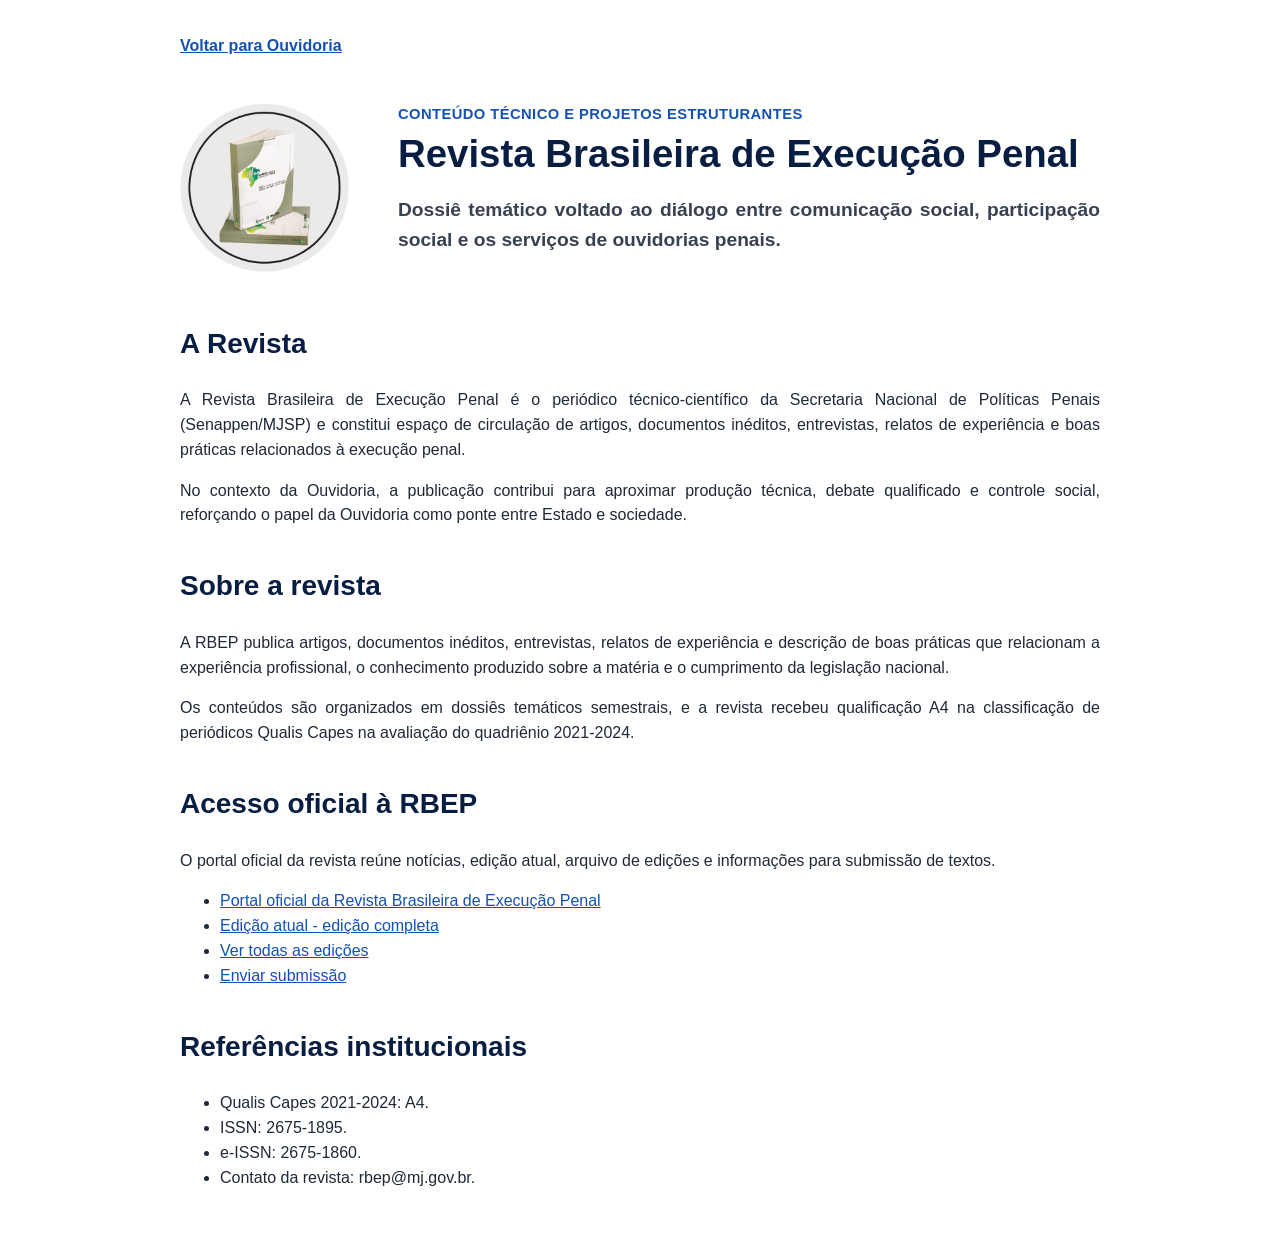
<file: prototipo-dicom-onasp/subpaginas/revista-brasileira-execucao-penal.html>
<!doctype html>
<html lang="pt-BR">
<head>
  <meta charset="utf-8">
  <meta name="viewport" content="width=device-width, initial-scale=1">
  <title>Revista Brasileira de Execução Penal | Prévia gov.br/Plone</title>
  <link rel="stylesheet" href="../styles.css?v=20260513-justify">
</head>
<body>
  <main class="govbr-preview subpage-preview">
    <p class="subpage-back-link"><a href="../index.html#projetos-estruturantes">Voltar para Ouvidoria</a></p>

    <section class="subpage-hero" aria-labelledby="subpage-title-revista">
      <figure class="subpage-hero-media">
        <img src="../../Documentação/Botao_RevistaBrasileira.png" alt="Botão institucional da Revista Brasileira de Execução Penal.">
      </figure>

      <div class="subpage-hero-copy">
        <p class="subpage-kicker">Conteúdo Técnico e Projetos Estruturantes</p>
        <h1 id="subpage-title-revista">Revista Brasileira de Execução Penal</h1>
        <p class="lead">Dossiê temático voltado ao diálogo entre comunicação social, participação social e os serviços de ouvidorias penais.</p>
      </div>
    </section>

    <section aria-labelledby="revista-escopo">
      <h2 id="revista-escopo">A Revista</h2>
      <p>A Revista Brasileira de Execução Penal é o periódico técnico-científico da Secretaria Nacional de Políticas Penais (Senappen/MJSP) e constitui espaço de circulação de artigos, documentos inéditos, entrevistas, relatos de experiência e boas práticas relacionados à execução penal.</p>
      <p>No contexto da Ouvidoria, a publicação contribui para aproximar produção técnica, debate qualificado e controle social, reforçando o papel da Ouvidoria como ponte entre Estado e sociedade.</p>
    </section>

    <section aria-labelledby="revista-sobre">
      <h2 id="revista-sobre">Sobre a revista</h2>
      <p>A RBEP publica artigos, documentos inéditos, entrevistas, relatos de experiência e descrição de boas práticas que relacionam a experiência profissional, o conhecimento produzido sobre a matéria e o cumprimento da legislação nacional.</p>
      <p>Os conteúdos são organizados em dossiês temáticos semestrais, e a revista recebeu qualificação A4 na classificação de periódicos Qualis Capes na avaliação do quadriênio 2021-2024.</p>
    </section>

    <!-- Seção 'Dossiê e atualizações em destaque' removida conforme solicitado -->

    <section aria-labelledby="revista-acesso">
      <h2 id="revista-acesso">Acesso oficial à RBEP</h2>
      <p>O portal oficial da revista reúne notícias, edição atual, arquivo de edições e informações para submissão de textos.</p>
      <ul>
        <li><a href="https://rbepsenappen.mj.gov.br/index.php/RBEP/pt_BR">Portal oficial da Revista Brasileira de Execução Penal</a></li>
        <li><a href="https://rbepsenappen.mj.gov.br/index.php/RBEP/pt_BR/issue/view/22/58">Edição atual - edição completa</a></li>
        <li><a href="https://rbepsenappen.mj.gov.br/index.php/RBEP/pt_BR/issue/archive">Ver todas as edições</a></li>
        <li><a href="https://rbepsenappen.mj.gov.br/index.php/RBEP/pt_BR/about/submissions">Enviar submissão</a></li>
      </ul>
    </section>

    <section aria-labelledby="revista-referencias">
      <h2 id="revista-referencias">Referências institucionais</h2>
      <ul>
        <li>Qualis Capes 2021-2024: A4.</li>
        <li>ISSN: 2675-1895.</li>
        <li>e-ISSN: 2675-1860.</li>
        <li>Contato da revista: rbep@mj.gov.br.</li>
      </ul>
    </section>
  </main>
</body>
</html>
</file>
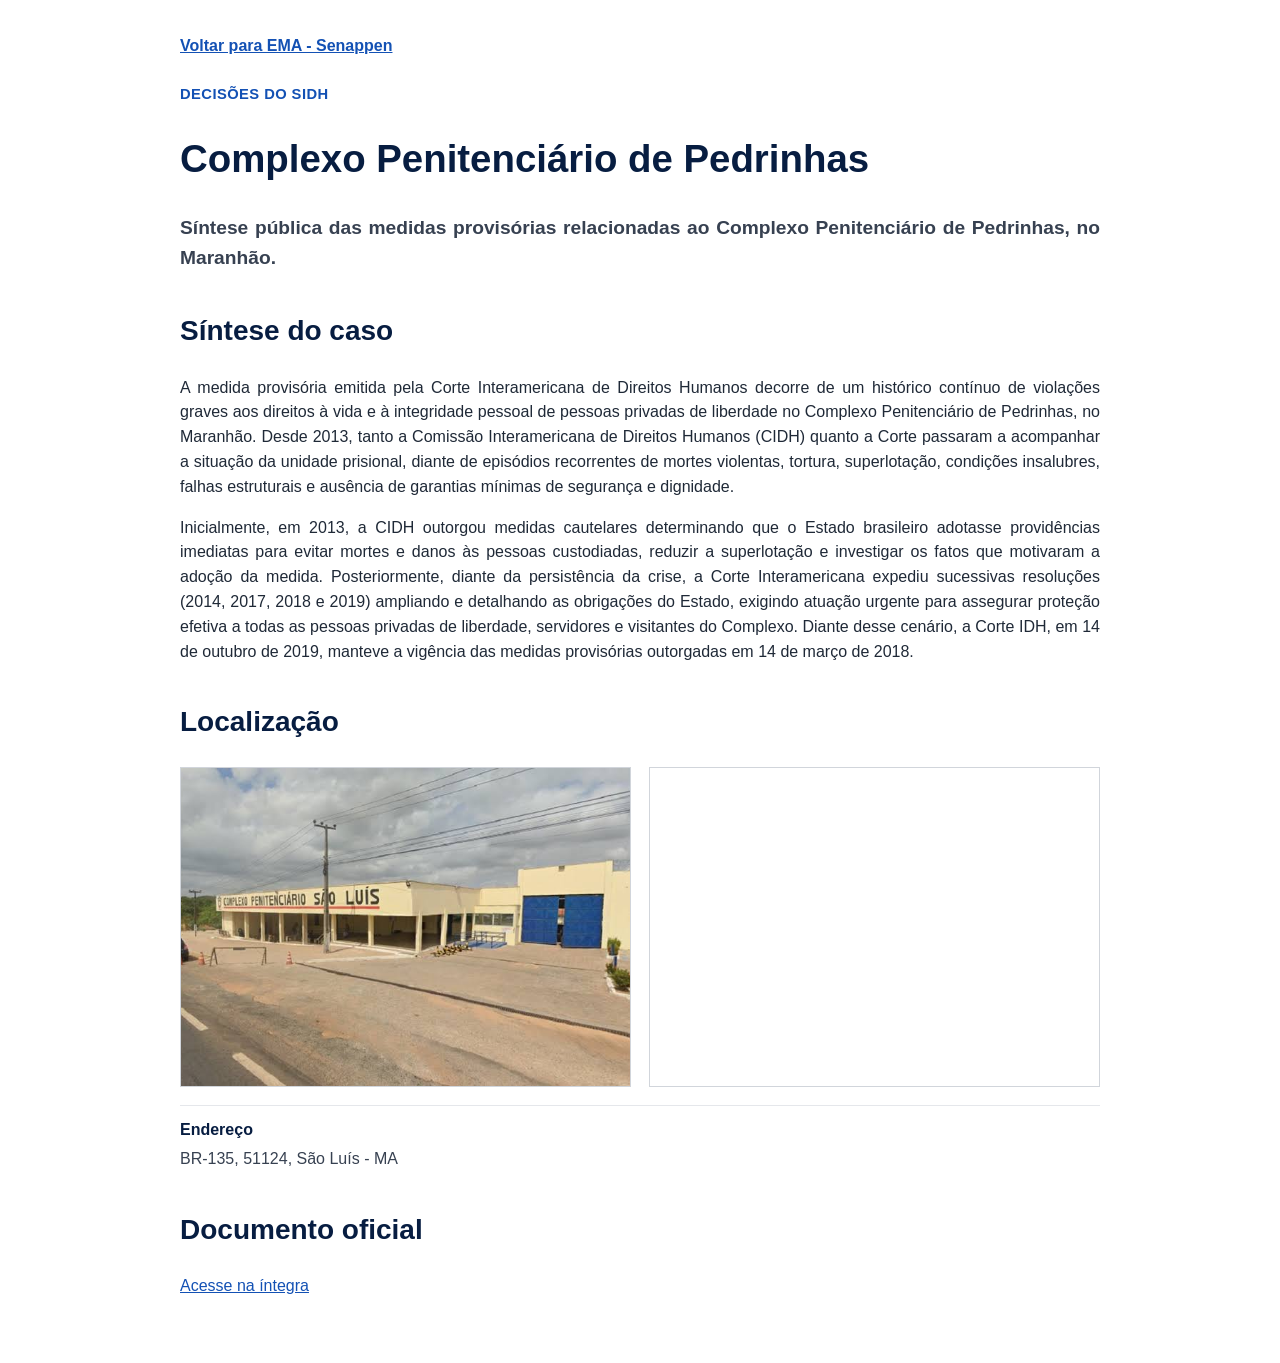
<file: Subpages/Sublinks/complexo-penitenciario-de-pedrinhas.html>
<!doctype html>
<html lang="pt-BR">
<head>
  <meta charset="utf-8">
  <meta name="viewport" content="width=device-width, initial-scale=1">
  <title>Complexo Penitenciário de Pedrinhas | Decisões do SIDH</title>
  <link rel="stylesheet" href="../../prototipo-dicom-onasp/styles.css?v=20260512-sidh-decisoes">
</head>
<body>
  <main class="govbr-preview subpage-preview">
    <p class="subpage-back-link"><a href="../../prototipo-dicom-onasp/subpaginas/ema-sidh.html#ema-decisoes-sidh">Voltar para EMA - Senappen</a></p>

    <section aria-labelledby="sidh-pedrinhas-title">
      <p class="subpage-kicker">Decisões do SIDH</p>
      <h1 id="sidh-pedrinhas-title">Complexo Penitenciário de Pedrinhas</h1>
      <p class="lead">Síntese pública das medidas provisórias relacionadas ao Complexo Penitenciário de Pedrinhas, no Maranhão.</p>
    </section>

    <section aria-labelledby="sidh-pedrinhas-sintese">
      <h2 id="sidh-pedrinhas-sintese">Síntese do caso</h2>
      <p>A medida provisória emitida pela Corte Interamericana de Direitos Humanos decorre de um histórico contínuo de violações graves aos direitos à vida e à integridade pessoal de pessoas privadas de liberdade no Complexo Penitenciário de Pedrinhas, no Maranhão. Desde 2013, tanto a Comissão Interamericana de Direitos Humanos (CIDH) quanto a Corte passaram a acompanhar a situação da unidade prisional, diante de episódios recorrentes de mortes violentas, tortura, superlotação, condições insalubres, falhas estruturais e ausência de garantias mínimas de segurança e dignidade.</p>
      <p>Inicialmente, em 2013, a CIDH outorgou medidas cautelares determinando que o Estado brasileiro adotasse providências imediatas para evitar mortes e danos às pessoas custodiadas, reduzir a superlotação e investigar os fatos que motivaram a adoção da medida. Posteriormente, diante da persistência da crise, a Corte Interamericana expediu sucessivas resoluções (2014, 2017, 2018 e 2019) ampliando e detalhando as obrigações do Estado, exigindo atuação urgente para assegurar proteção efetiva a todas as pessoas privadas de liberdade, servidores e visitantes do Complexo. Diante desse cenário, a Corte IDH, em 14 de outubro de 2019, manteve a vigência das medidas provisórias outorgadas em 14 de março de 2018.</p>
    </section>

    <section aria-labelledby="sidh-pedrinhas-localizacao">
      <h2 id="sidh-pedrinhas-localizacao">Localização</h2>
      <div class="mapa-grid">
        <figure class="mapa-side-image">
          <img src="../../Documentação/Banner_Ema_Complexo_pedrinhas.jpg?v=20260512-sidh-localizacao" alt="Imagem de referência do Complexo Penitenciário de Pedrinhas.">
        </figure>
        <iframe class="embed" title="Mapa do Complexo Penitenciário de Pedrinhas em visualização de ruas" src="https://www.google.com/maps?ll=-2.683916959188513,-44.298282443853374&q=-2.683916959188513,-44.298282443853374&t=m&z=18&output=embed" loading="lazy"></iframe>
      </div>
      <dl class="ouvidoria-state-details">
        <div class="ouvidoria-state-field">
          <dt>Endereço</dt>
          <dd>BR-135, 51124, São Luís - MA</dd>
        </div>
      </dl>
    </section>

    <section aria-labelledby="sidh-pedrinhas-documento">
      <h2 id="sidh-pedrinhas-documento">Documento oficial</h2>
      <p><a href="https://www.corteidh.or.cr/docs/medidas/pedrinhas_se_03_por.pdf">Acesse na íntegra</a></p>
    </section>
  </main>
</body>
</html>
</file>
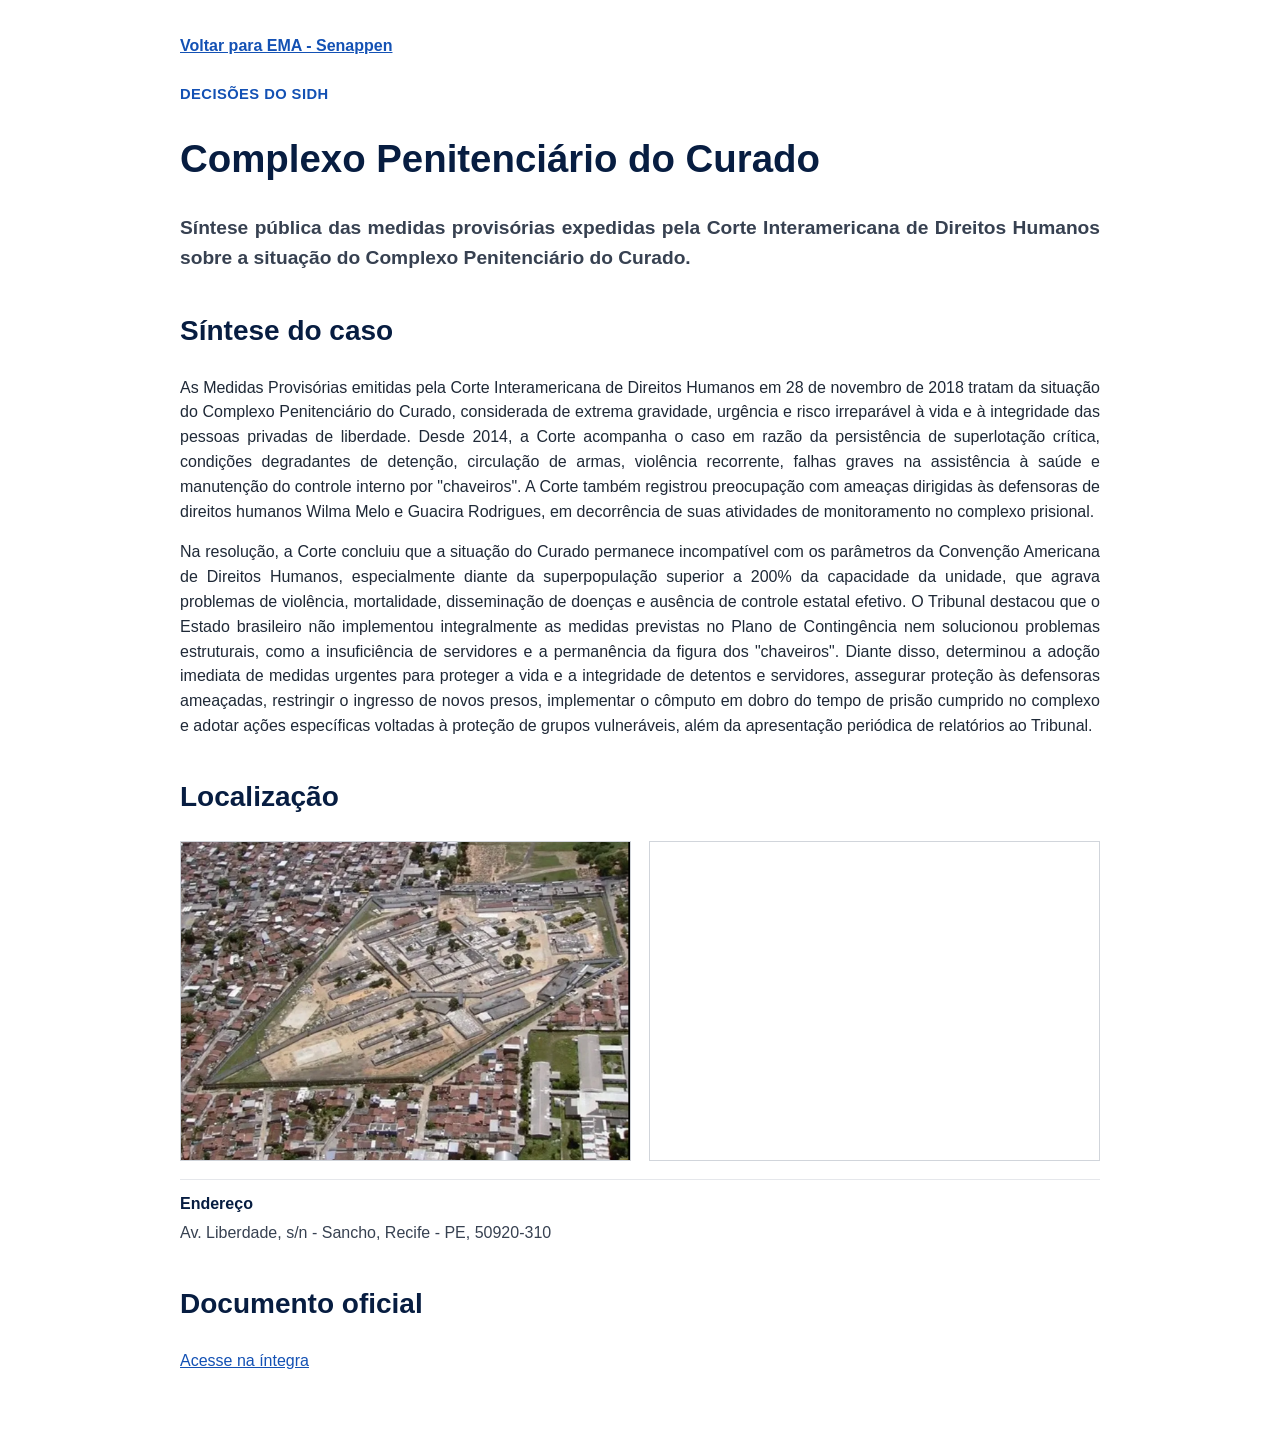
<file: Subpages/Sublinks/complexo-penitenciario-do-curado.html>
<!doctype html>
<html lang="pt-BR">
<head>
  <meta charset="utf-8">
  <meta name="viewport" content="width=device-width, initial-scale=1">
  <title>Complexo Penitenciário do Curado | Decisões do SIDH</title>
  <link rel="stylesheet" href="../../prototipo-dicom-onasp/styles.css?v=20260512-sidh-decisoes">
</head>
<body>
  <main class="govbr-preview subpage-preview">
    <p class="subpage-back-link"><a href="../../prototipo-dicom-onasp/subpaginas/ema-sidh.html#ema-decisoes-sidh">Voltar para EMA - Senappen</a></p>

    <section aria-labelledby="sidh-curado-title">
      <p class="subpage-kicker">Decisões do SIDH</p>
      <h1 id="sidh-curado-title">Complexo Penitenciário do Curado</h1>
      <p class="lead">Síntese pública das medidas provisórias expedidas pela Corte Interamericana de Direitos Humanos sobre a situação do Complexo Penitenciário do Curado.</p>
    </section>

    <section aria-labelledby="sidh-curado-sintese">
      <h2 id="sidh-curado-sintese">Síntese do caso</h2>
      <p>As Medidas Provisórias emitidas pela Corte Interamericana de Direitos Humanos em 28 de novembro de 2018 tratam da situação do Complexo Penitenciário do Curado, considerada de extrema gravidade, urgência e risco irreparável à vida e à integridade das pessoas privadas de liberdade. Desde 2014, a Corte acompanha o caso em razão da persistência de superlotação crítica, condições degradantes de detenção, circulação de armas, violência recorrente, falhas graves na assistência à saúde e manutenção do controle interno por "chaveiros". A Corte também registrou preocupação com ameaças dirigidas às defensoras de direitos humanos Wilma Melo e Guacira Rodrigues, em decorrência de suas atividades de monitoramento no complexo prisional.</p>
      <p>Na resolução, a Corte concluiu que a situação do Curado permanece incompatível com os parâmetros da Convenção Americana de Direitos Humanos, especialmente diante da superpopulação superior a 200% da capacidade da unidade, que agrava problemas de violência, mortalidade, disseminação de doenças e ausência de controle estatal efetivo. O Tribunal destacou que o Estado brasileiro não implementou integralmente as medidas previstas no Plano de Contingência nem solucionou problemas estruturais, como a insuficiência de servidores e a permanência da figura dos "chaveiros". Diante disso, determinou a adoção imediata de medidas urgentes para proteger a vida e a integridade de detentos e servidores, assegurar proteção às defensoras ameaçadas, restringir o ingresso de novos presos, implementar o cômputo em dobro do tempo de prisão cumprido no complexo e adotar ações específicas voltadas à proteção de grupos vulneráveis, além da apresentação periódica de relatórios ao Tribunal.</p>
    </section>

    <section aria-labelledby="sidh-curado-localizacao">
      <h2 id="sidh-curado-localizacao">Localização</h2>
      <div class="mapa-grid">
        <figure class="mapa-side-image">
          <img src="../../Documentação/Banner_Ema_Complexo_Curado.png?v=20260512-sidh-localizacao" alt="Imagem de referência do Complexo Penitenciário do Curado.">
        </figure>
        <iframe class="embed" title="Mapa do Complexo Penitenciário do Curado em visualização de ruas" src="https://www.google.com/maps?ll=-8.083058663366584,-34.96374778792062&q=-8.083058663366584,-34.96374778792062&t=m&z=18&output=embed" loading="lazy"></iframe>
      </div>
      <dl class="ouvidoria-state-details">
        <div class="ouvidoria-state-field">
          <dt>Endereço</dt>
          <dd>Av. Liberdade, s/n - Sancho, Recife - PE, 50920-310</dd>
        </div>
      </dl>
    </section>

    <section aria-labelledby="sidh-curado-documento">
      <h2 id="sidh-curado-documento">Documento oficial</h2>
      <p><a href="https://www.corteidh.or.cr/docs/medidas/curado_se_06_por.pdf">Acesse na íntegra</a></p>
    </section>
  </main>
</body>
</html>
</file>
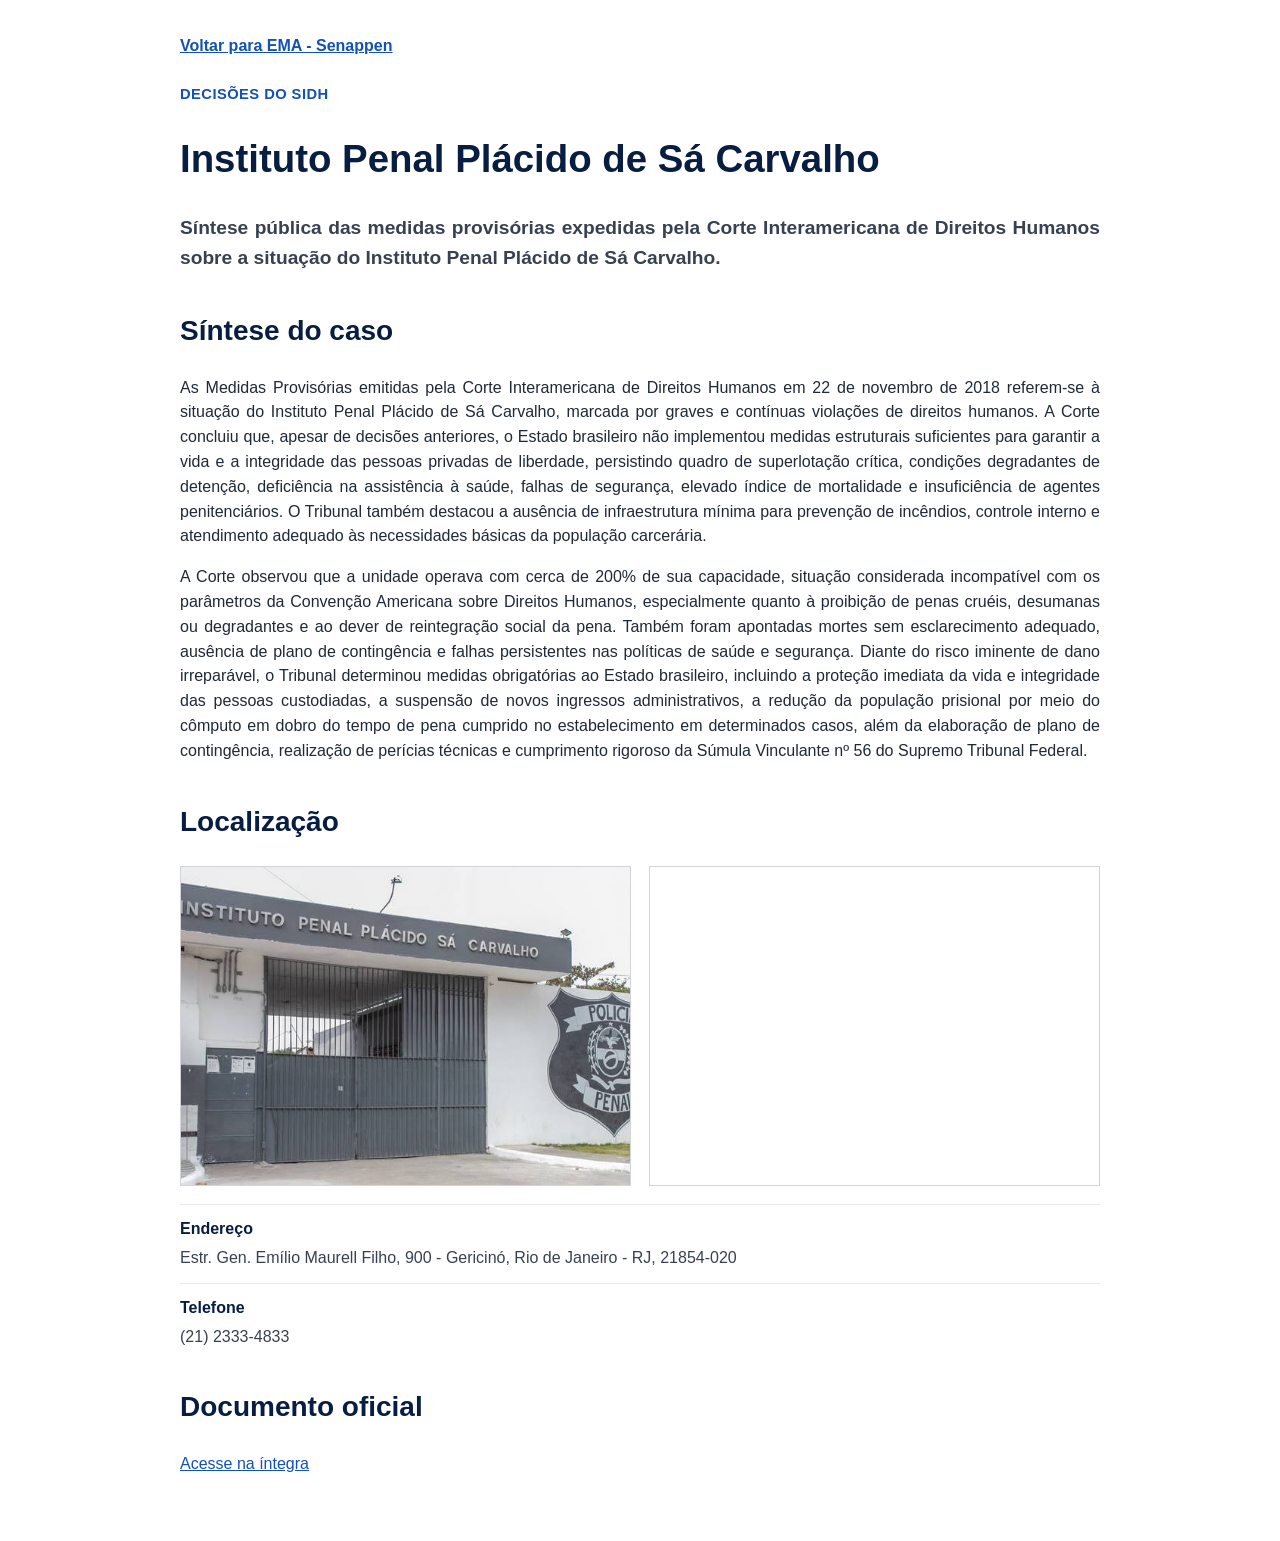
<file: Subpages/Sublinks/instituto-penal-placido-de-sa-carvalho.html>
<!doctype html>
<html lang="pt-BR">
<head>
  <meta charset="utf-8">
  <meta name="viewport" content="width=device-width, initial-scale=1">
  <title>Instituto Penal Plácido de Sá Carvalho | Decisões do SIDH</title>
  <link rel="stylesheet" href="../../prototipo-dicom-onasp/styles.css?v=20260512-sidh-decisoes">
</head>
<body>
  <main class="govbr-preview subpage-preview">
    <p class="subpage-back-link"><a href="../../prototipo-dicom-onasp/subpaginas/ema-sidh.html#ema-decisoes-sidh">Voltar para EMA - Senappen</a></p>

    <section aria-labelledby="sidh-placido-title">
      <p class="subpage-kicker">Decisões do SIDH</p>
      <h1 id="sidh-placido-title">Instituto Penal Plácido de Sá Carvalho</h1>
      <p class="lead">Síntese pública das medidas provisórias expedidas pela Corte Interamericana de Direitos Humanos sobre a situação do Instituto Penal Plácido de Sá Carvalho.</p>
    </section>

    <section aria-labelledby="sidh-placido-sintese">
      <h2 id="sidh-placido-sintese">Síntese do caso</h2>
      <p>As Medidas Provisórias emitidas pela Corte Interamericana de Direitos Humanos em 22 de novembro de 2018 referem-se à situação do Instituto Penal Plácido de Sá Carvalho, marcada por graves e contínuas violações de direitos humanos. A Corte concluiu que, apesar de decisões anteriores, o Estado brasileiro não implementou medidas estruturais suficientes para garantir a vida e a integridade das pessoas privadas de liberdade, persistindo quadro de superlotação crítica, condições degradantes de detenção, deficiência na assistência à saúde, falhas de segurança, elevado índice de mortalidade e insuficiência de agentes penitenciários. O Tribunal também destacou a ausência de infraestrutura mínima para prevenção de incêndios, controle interno e atendimento adequado às necessidades básicas da população carcerária.</p>
      <p>A Corte observou que a unidade operava com cerca de 200% de sua capacidade, situação considerada incompatível com os parâmetros da Convenção Americana sobre Direitos Humanos, especialmente quanto à proibição de penas cruéis, desumanas ou degradantes e ao dever de reintegração social da pena. Também foram apontadas mortes sem esclarecimento adequado, ausência de plano de contingência e falhas persistentes nas políticas de saúde e segurança. Diante do risco iminente de dano irreparável, o Tribunal determinou medidas obrigatórias ao Estado brasileiro, incluindo a proteção imediata da vida e integridade das pessoas custodiadas, a suspensão de novos ingressos administrativos, a redução da população prisional por meio do cômputo em dobro do tempo de pena cumprido no estabelecimento em determinados casos, além da elaboração de plano de contingência, realização de perícias técnicas e cumprimento rigoroso da Súmula Vinculante nº 56 do Supremo Tribunal Federal.</p>
    </section>

    <section aria-labelledby="sidh-placido-localizacao">
      <h2 id="sidh-placido-localizacao">Localização</h2>
      <div class="mapa-grid">
        <figure class="mapa-side-image">
          <img src="../../Documentação/Banner_Ema_Instituto_Penal_Placido.jpg?v=20260512-sidh-localizacao" alt="Imagem de referência do Instituto Penal Plácido de Sá Carvalho.">
        </figure>
        <iframe class="embed" title="Mapa do Instituto Penal Plácido de Sá Carvalho em visualização de ruas" src="https://www.google.com/maps?ll=-22.84262538596488,-43.482967110258784&q=-22.84262538596488,-43.482967110258784&t=m&z=18&output=embed" loading="lazy"></iframe>
      </div>
      <dl class="ouvidoria-state-details">
        <div class="ouvidoria-state-field">
          <dt>Endereço</dt>
          <dd>Estr. Gen. Emílio Maurell Filho, 900 - Gericinó, Rio de Janeiro - RJ, 21854-020</dd>
        </div>
        <div class="ouvidoria-state-field">
          <dt>Telefone</dt>
          <dd>(21) 2333-4833</dd>
        </div>
      </dl>
    </section>

    <section aria-labelledby="sidh-placido-documento">
      <h2 id="sidh-placido-documento">Documento oficial</h2>
      <p><a href="https://www.corteidh.or.cr/docs/medidas/placido_se_03_por.pdf">Acesse na íntegra</a></p>
    </section>
  </main>
</body>
</html>
</file>
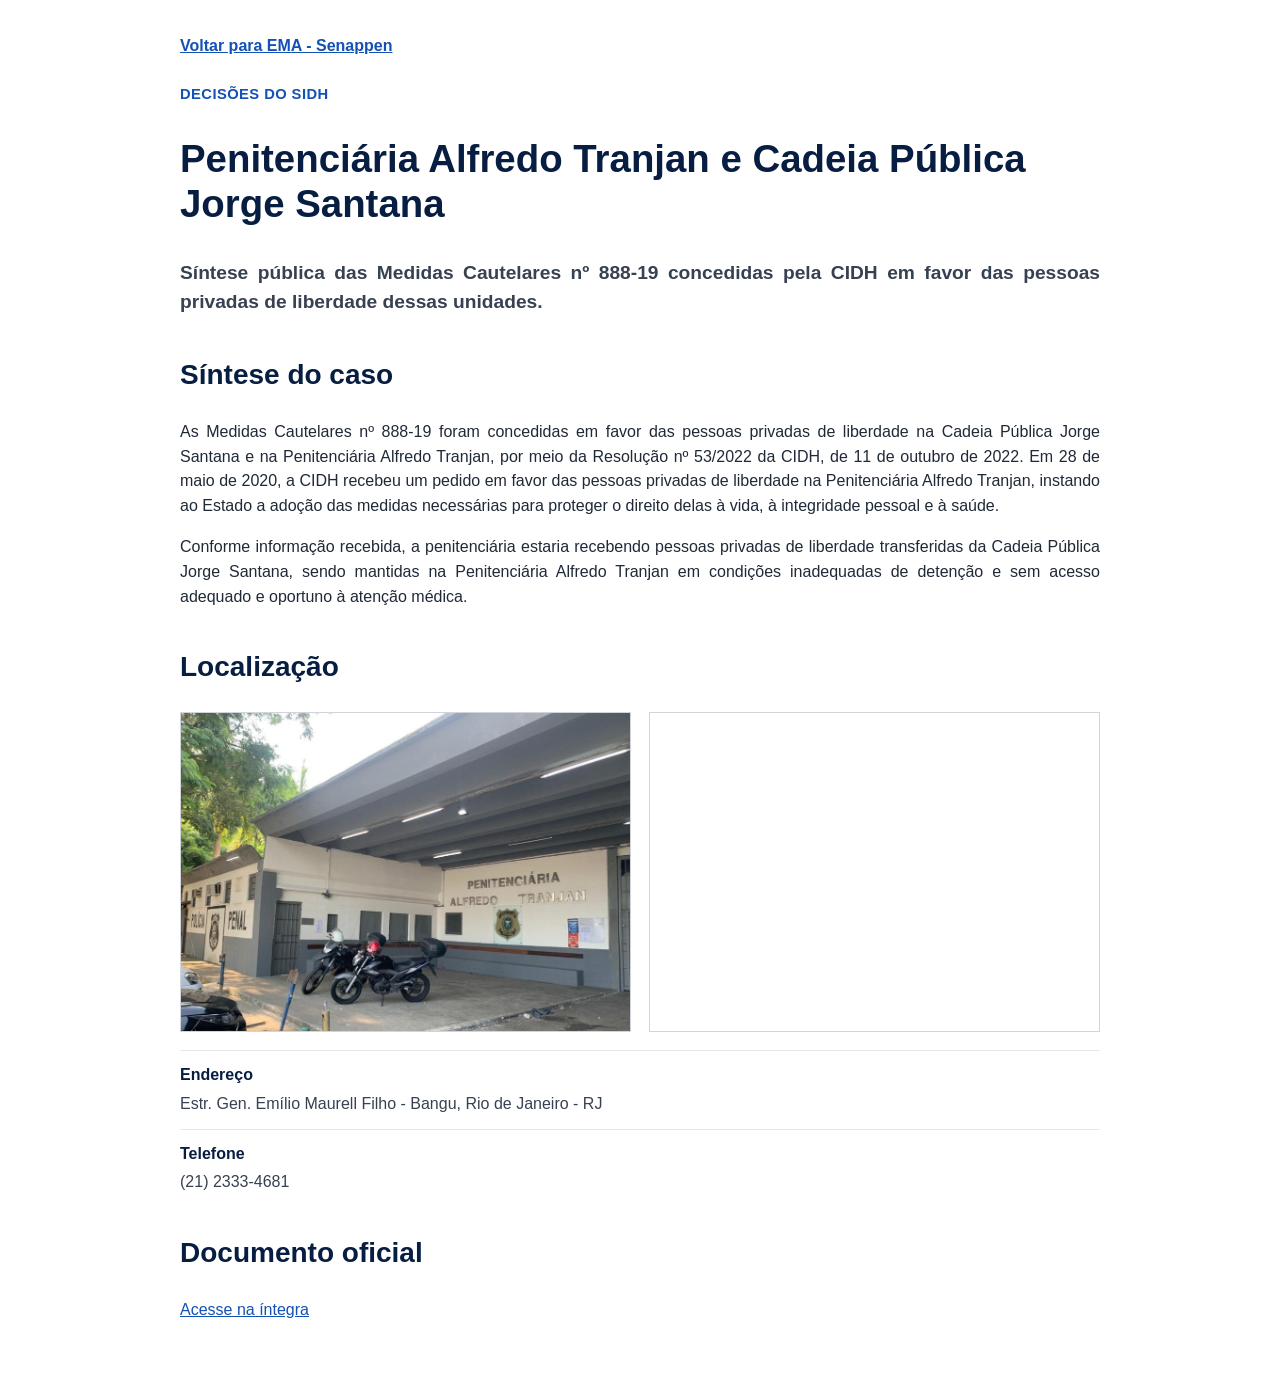
<file: Subpages/Sublinks/penitenciaria-alfredo-tranjan-e-cadeia-publica-jorge-santana.html>
<!doctype html>
<html lang="pt-BR">
<head>
  <meta charset="utf-8">
  <meta name="viewport" content="width=device-width, initial-scale=1">
  <title>Penitenciária Alfredo Tranjan e Cadeia Pública Jorge Santana | Decisões do SIDH</title>
  <link rel="stylesheet" href="../../prototipo-dicom-onasp/styles.css?v=20260512-sidh-decisoes">
</head>
<body>
  <main class="govbr-preview subpage-preview">
    <p class="subpage-back-link"><a href="../../prototipo-dicom-onasp/subpaginas/ema-sidh.html#ema-decisoes-sidh">Voltar para EMA - Senappen</a></p>

    <section aria-labelledby="sidh-tranjan-title">
      <p class="subpage-kicker">Decisões do SIDH</p>
      <h1 id="sidh-tranjan-title">Penitenciária Alfredo Tranjan e Cadeia Pública Jorge Santana</h1>
      <p class="lead">Síntese pública das Medidas Cautelares nº 888-19 concedidas pela CIDH em favor das pessoas privadas de liberdade dessas unidades.</p>
    </section>

    <section aria-labelledby="sidh-tranjan-sintese">
      <h2 id="sidh-tranjan-sintese">Síntese do caso</h2>
      <p>As Medidas Cautelares nº 888-19 foram concedidas em favor das pessoas privadas de liberdade na Cadeia Pública Jorge Santana e na Penitenciária Alfredo Tranjan, por meio da Resolução nº 53/2022 da CIDH, de 11 de outubro de 2022. Em 28 de maio de 2020, a CIDH recebeu um pedido em favor das pessoas privadas de liberdade na Penitenciária Alfredo Tranjan, instando ao Estado a adoção das medidas necessárias para proteger o direito delas à vida, à integridade pessoal e à saúde.</p>
      <p>Conforme informação recebida, a penitenciária estaria recebendo pessoas privadas de liberdade transferidas da Cadeia Pública Jorge Santana, sendo mantidas na Penitenciária Alfredo Tranjan em condições inadequadas de detenção e sem acesso adequado e oportuno à atenção médica.</p>
    </section>

    <section aria-labelledby="sidh-tranjan-localizacao">
      <h2 id="sidh-tranjan-localizacao">Localização</h2>
      <div class="mapa-grid">
        <figure class="mapa-side-image">
          <img src="../../Documentação/Banner_Ema_Penitenciaria_Alfredo_Tranjan.png?v=20260512-sidh-localizacao" alt="Imagem de referência da Penitenciária Alfredo Tranjan.">
        </figure>
        <iframe class="embed" title="Mapa da Penitenciária Alfredo Tranjan em visualização de ruas" src="https://www.google.com/maps?ll=-22.84145812255441,-43.483319914884795&q=-22.84145812255441,-43.483319914884795&t=m&z=18&output=embed" loading="lazy"></iframe>
      </div>
      <dl class="ouvidoria-state-details">
        <div class="ouvidoria-state-field">
          <dt>Endereço</dt>
          <dd>Estr. Gen. Emílio Maurell Filho - Bangu, Rio de Janeiro - RJ</dd>
        </div>
        <div class="ouvidoria-state-field">
          <dt>Telefone</dt>
          <dd>(21) 2333-4681</dd>
        </div>
      </dl>
    </section>

    <section aria-labelledby="sidh-tranjan-documento">
      <h2 id="sidh-tranjan-documento">Documento oficial</h2>
      <p><a href="https://www.oas.org/pt/cidh/decisiones/mc/2022/res_53-22_mc_888-19_pt.pdf">Acesse na íntegra</a></p>
    </section>
  </main>
</body>
</html>
</file>
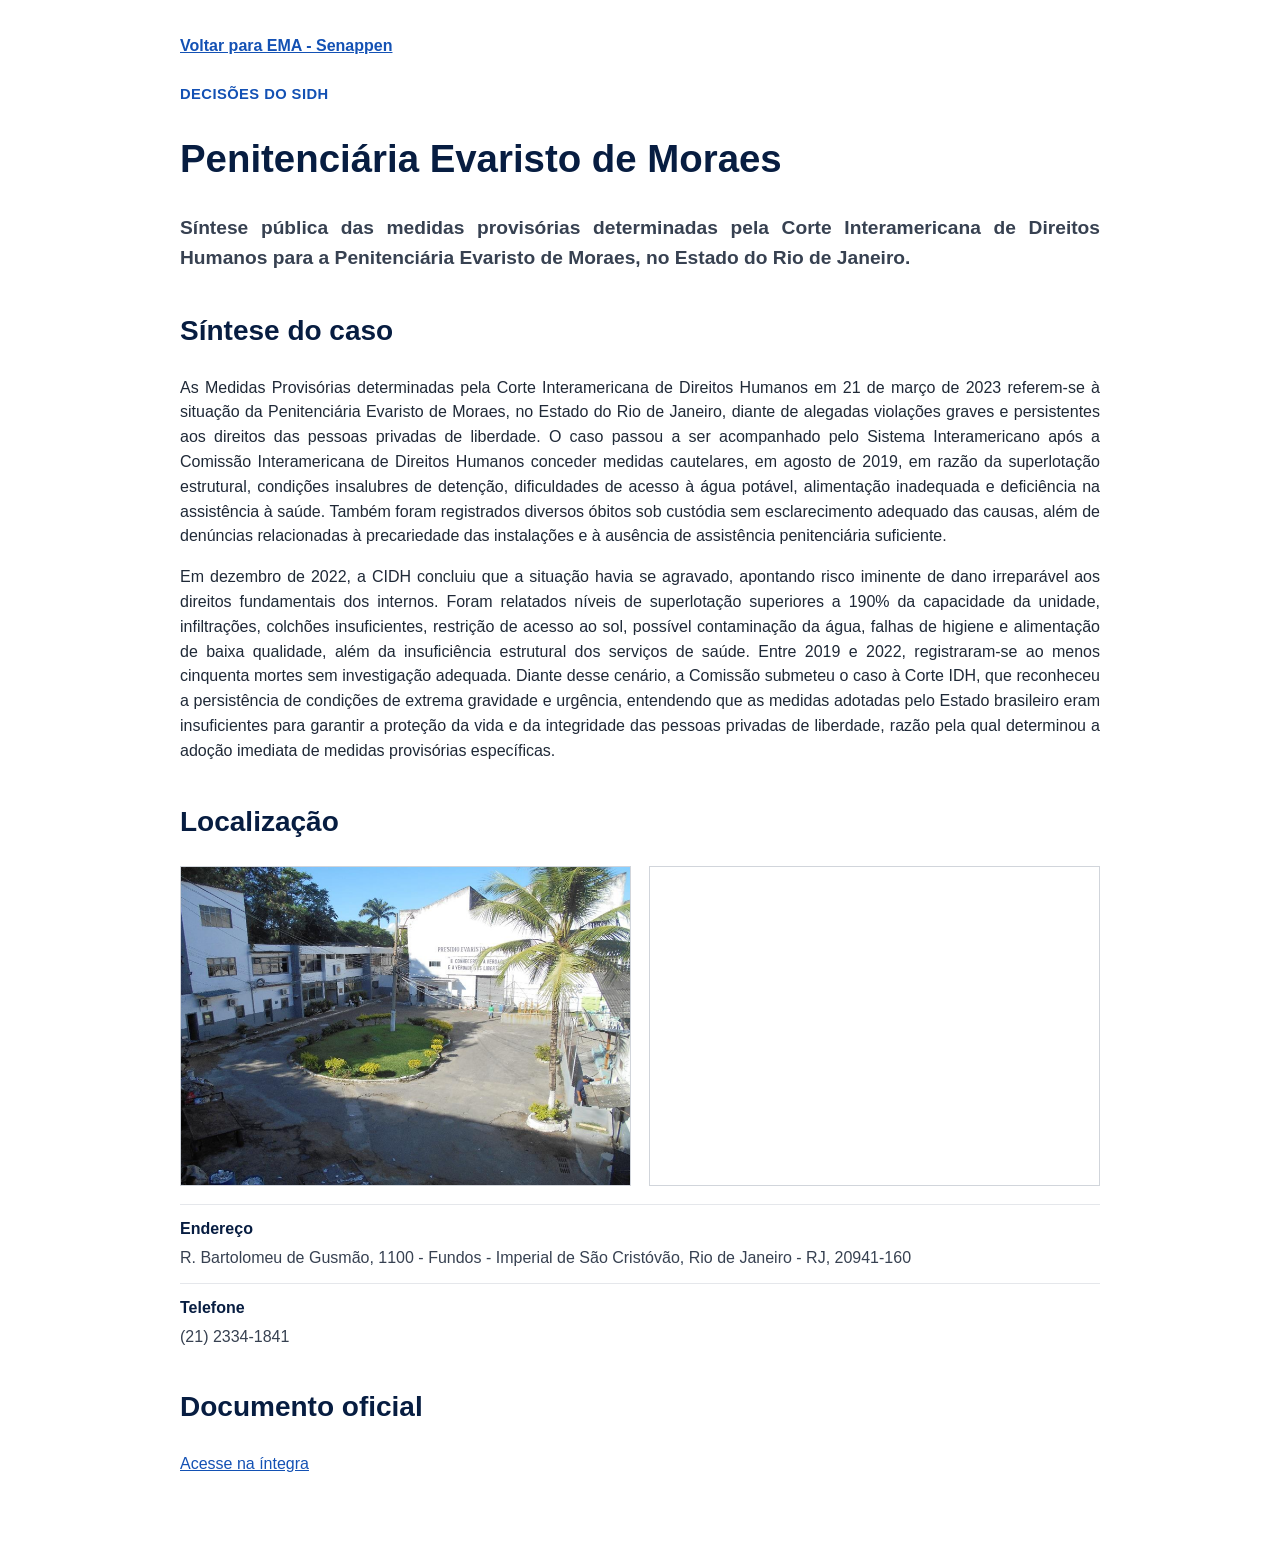
<file: Subpages/Sublinks/penitenciaria-evaristo-de-moraes.html>
<!doctype html>
<html lang="pt-BR">
<head>
  <meta charset="utf-8">
  <meta name="viewport" content="width=device-width, initial-scale=1">
  <title>Penitenciária Evaristo de Moraes | Decisões do SIDH</title>
  <link rel="stylesheet" href="../../prototipo-dicom-onasp/styles.css?v=20260512-sidh-decisoes">
</head>
<body>
  <main class="govbr-preview subpage-preview">
    <p class="subpage-back-link"><a href="../../prototipo-dicom-onasp/subpaginas/ema-sidh.html#ema-decisoes-sidh">Voltar para EMA - Senappen</a></p>

    <section aria-labelledby="sidh-evaristo-title">
      <p class="subpage-kicker">Decisões do SIDH</p>
      <h1 id="sidh-evaristo-title">Penitenciária Evaristo de Moraes</h1>
      <p class="lead">Síntese pública das medidas provisórias determinadas pela Corte Interamericana de Direitos Humanos para a Penitenciária Evaristo de Moraes, no Estado do Rio de Janeiro.</p>
    </section>

    <section aria-labelledby="sidh-evaristo-sintese">
      <h2 id="sidh-evaristo-sintese">Síntese do caso</h2>
      <p>As Medidas Provisórias determinadas pela Corte Interamericana de Direitos Humanos em 21 de março de 2023 referem-se à situação da Penitenciária Evaristo de Moraes, no Estado do Rio de Janeiro, diante de alegadas violações graves e persistentes aos direitos das pessoas privadas de liberdade. O caso passou a ser acompanhado pelo Sistema Interamericano após a Comissão Interamericana de Direitos Humanos conceder medidas cautelares, em agosto de 2019, em razão da superlotação estrutural, condições insalubres de detenção, dificuldades de acesso à água potável, alimentação inadequada e deficiência na assistência à saúde. Também foram registrados diversos óbitos sob custódia sem esclarecimento adequado das causas, além de denúncias relacionadas à precariedade das instalações e à ausência de assistência penitenciária suficiente.</p>
      <p>Em dezembro de 2022, a CIDH concluiu que a situação havia se agravado, apontando risco iminente de dano irreparável aos direitos fundamentais dos internos. Foram relatados níveis de superlotação superiores a 190% da capacidade da unidade, infiltrações, colchões insuficientes, restrição de acesso ao sol, possível contaminação da água, falhas de higiene e alimentação de baixa qualidade, além da insuficiência estrutural dos serviços de saúde. Entre 2019 e 2022, registraram-se ao menos cinquenta mortes sem investigação adequada. Diante desse cenário, a Comissão submeteu o caso à Corte IDH, que reconheceu a persistência de condições de extrema gravidade e urgência, entendendo que as medidas adotadas pelo Estado brasileiro eram insuficientes para garantir a proteção da vida e da integridade das pessoas privadas de liberdade, razão pela qual determinou a adoção imediata de medidas provisórias específicas.</p>
    </section>

    <section aria-labelledby="sidh-evaristo-localizacao">
      <h2 id="sidh-evaristo-localizacao">Localização</h2>
      <div class="mapa-grid">
        <figure class="mapa-side-image">
          <img src="../../Documentação/Banner_Ema_Presidio_Evaristo.png?v=20260512-sidh-localizacao" alt="Imagem de referência da Penitenciária Evaristo de Moraes.">
        </figure>
        <iframe class="embed" title="Mapa da Penitenciária Evaristo de Moraes em visualização de ruas" src="https://www.google.com/maps?ll=-22.907271593115368,-43.23183816121261&q=-22.907271593115368,-43.23183816121261&t=m&z=18&output=embed" loading="lazy"></iframe>
      </div>
      <dl class="ouvidoria-state-details">
        <div class="ouvidoria-state-field">
          <dt>Endereço</dt>
          <dd>R. Bartolomeu de Gusmão, 1100 - Fundos - Imperial de São Cristóvão, Rio de Janeiro - RJ, 20941-160</dd>
        </div>
        <div class="ouvidoria-state-field">
          <dt>Telefone</dt>
          <dd>(21) 2334-1841</dd>
        </div>
      </dl>
    </section>

    <section aria-labelledby="sidh-evaristo-documento">
      <h2 id="sidh-evaristo-documento">Documento oficial</h2>
      <p><a href="https://www.gov.br/mdh/pt-br/navegue-por-temas/atuacao-internacional/organizacao-dos-estados-americanos-oea/corte-interamericana-de-direitos-humanos/medidas-provisorias/penitenciariaevaristodemoraes_se_01.pdf">Acesse na íntegra</a></p>
    </section>
  </main>
</body>
</html>
</file>
<file: prototipo-dicom-onasp/styles.css>
html {
  -webkit-text-size-adjust: 100%;
}

*,
*::before,
*::after {
  box-sizing: border-box;
}

body {
  margin: 0;
  color: #1f2937;
  font-family: Arial, Helvetica, sans-serif;
  line-height: 1.55;
  background: #ffffff;
}

a {
  color: #1351b4;
}

img {
  display: block;
  max-width: 100%;
  height: auto;
}

.govbr-preview {
  width: min(100% - 32px, 920px);
  margin: 0 auto;
  padding: 24px 0 48px;
}

.preview-note,
.component-note {
  border-left: 4px solid #1351b4;
  background: #f3f6fb;
  padding: 12px 14px;
}

.component-note {
  margin: 16px 0;
}

h1 {
  color: #071d41;
  font-size: clamp(2rem, 4vw, 2.4rem);
  line-height: 1.15;
}

h2 {
  color: #071d41;
  margin-top: 36px;
  font-size: clamp(1.4rem, 2.7vw, 1.75rem);
}

.lead {
  color: #374151;
  font-size: clamp(1.05rem, 2vw, 1.2rem);
  font-weight: 700;
}

.subpage-preview {
  padding-top: 18px;
}

.subpage-back-link {
  margin-bottom: 18px;
}

.subpage-back-link a {
  font-weight: 700;
}

.subpage-hero {
  display: grid;
  grid-template-columns: 190px minmax(0, 1fr);
  gap: 28px;
  align-items: center;
  padding: 20px 0 12px;
}

.subpage-hero-media {
  margin: 0;
}

.subpage-hero-media img {
  width: 100%;
  max-width: 170px;
  height: auto;
  object-fit: contain;
}

.subpage-hero-copy h1 {
  margin: 6px 0 12px;
}

.subpage-kicker {
  margin: 0;
  color: #1351b4;
  font-size: 0.92rem;
  font-weight: 700;
  letter-spacing: 0.03em;
  text-transform: uppercase;
}

h3 {
  margin: 0 0 8px;
}

section {
  margin-top: 24px;
}

.govbr-preview p:not(.subpage-kicker):not(.subpage-back-link):not(.compact-action-link),
.govbr-preview li,
.govbr-preview .feature-copy > span:not(.feature-title),
.govbr-preview figcaption,
.component-note {
  text-align: justify;
  text-justify: inter-word;
  hyphens: auto;
}

#conteudo > section + section {
  margin-top: 16px;
  padding-top: 16px;
  border-top: 1px solid #d9d9d9;
}

#conteudo > section + section h2 {
  margin-top: 0;
}

.linked-image,
.standalone-image {
  display: block;
  margin: 16px 0;
}

.subpage-gallery-grid {
  display: grid;
  grid-template-columns: repeat(auto-fit, minmax(280px, 1fr));
  gap: 18px;
  margin-top: 16px;
}

.subpage-gallery-card {
  margin: 0;
  border: 1px solid #d1d5db;
  border-radius: 8px;
  overflow: hidden;
  background: #ffffff;
}

.subpage-gallery-media {
  aspect-ratio: 1600 / 1066;
  overflow: hidden;
  background: #e5e7eb;
}

.subpage-gallery-card img {
  display: block;
  width: 100%;
  height: 100%;
  object-fit: cover;
  object-position: center;
}

.subpage-gallery-card figcaption {
  padding: 12px 14px;
  color: #374151;
  font-size: 0.92rem;
  line-height: 1.45;
}


.pena-justa-axis-groups {
  display: grid;
  gap: 18px;
  margin: 16px 0;
}

.pena-justa-axis-group {
  border: 1px solid #d1d5db;
  border-radius: 8px;
  background: #f8f9fb;
  padding: 16px;
}

.pena-justa-axis-header {
  margin-bottom: 12px;
}

.pena-justa-axis-header h3 {
  margin: 0;
  color: #0c326f;
  font-size: 1.05rem;
}

.pena-justa-axis-header p {
  margin: 6px 0 0;
  color: #4b5563;
  font-size: 0.92rem;
}

.pena-justa-panels {
  display: grid;
  gap: 12px;
}

.pena-justa-panels-three {
  grid-template-columns: repeat(3, minmax(0, 1fr));
  gap: 12px;
}

.pena-justa-panel {
  margin: 0;
  border: 1px solid #d1d5db;
  border-radius: 8px;
  background: #ffffff;
  overflow: hidden;
}

.pena-justa-panel a {
  display: block;
  padding: 8px;
}

.pena-justa-panel img {
  display: block;
  width: 100%;
  height: auto;
  border-radius: 6px;
}

@media (max-width: 900px) {
  .pena-justa-panels-three {
    grid-template-columns: repeat(2, minmax(0, 1fr));
  }
}

@media (max-width: 640px) {
  .pena-justa-panels-three {
    grid-template-columns: minmax(0, 1fr);
  }
}

.manifestacao-banner-crop {
  overflow: hidden;
  margin: 16px 0;
}

.manifestacao-banner-crop img {
  width: 101.4%;
  max-width: none;
  height: auto;
  margin-left: -0.7%;
}

.compact-action-link {
  margin: 8px 0 0;
  text-align: center;
}

.compact-action-link a {
  display: inline-flex;
  min-width: min(100%, 280px);
  align-items: center;
  justify-content: center;
  padding: 12px 24px;
  border-radius: 999px;
  background: #1351b4;
  box-shadow: 0 8px 18px rgba(19, 81, 180, 0.2);
  color: #ffffff;
  font-weight: 700;
  text-decoration: none;
  transition: background-color 0.2s ease, transform 0.2s ease, box-shadow 0.2s ease;
}

.compact-action-link a:hover,
.compact-action-link a:focus {
  background: #0f4aa2;
  box-shadow: 0 10px 22px rgba(19, 81, 180, 0.24);
  text-decoration: none;
  transform: translateY(-1px);
}

body.image-modal-open {
  overflow: hidden;
}

.image-modal[hidden] {
  display: none;
}

.image-modal {
  position: fixed;
  inset: 0;
  z-index: 999;
}

.image-modal-backdrop {
  position: absolute;
  inset: 0;
  background: rgba(7, 17, 34, 0.82);
}

.image-modal-dialog {
  position: relative;
  z-index: 1;
  display: flex;
  flex-direction: column;
  gap: 8px;
  width: min(98vw, 1440px);
  max-height: calc(100vh - 16px);
  margin: 8px auto;
  padding: 12px;
  border-radius: 10px;
  background: #ffffff;
  box-shadow: 0 24px 60px rgba(0, 0, 0, 0.28);
  overflow: auto;
}

.image-modal-title {
  margin: 0;
  padding-right: 36px;
  color: #071d41;
  font-size: 1rem;
}

.image-modal-close {
  position: absolute;
  top: 12px;
  right: 12px;
  width: 36px;
  height: 36px;
  border: 0;
  border-radius: 999px;
  background: #e5e7eb;
  color: #071d41;
  font-size: 1.6rem;
  line-height: 1;
  cursor: pointer;
}

.image-modal-content {
  display: block;
  width: 100%;
  height: auto;
  max-height: calc(100vh - 72px);
  object-fit: contain;
}

@media (max-width: 640px) {
  .image-modal-dialog {
    width: min(98vw, 1440px);
    padding: 10px;
    margin: 6px auto;
  }

  .image-modal-content {
    max-height: calc(100vh - 64px);
  }
}

.canais-atendimento-grid {
  display: grid;
  grid-template-columns: minmax(0, 1fr) 132px;
  gap: 12px;
  align-items: center;
}

.canais-banner {
  margin: 0;
}

.qrcode-block {
  margin: 0;
  border: 1px solid #d1d5db;
  border-radius: 4px;
  padding: 10px;
  background: #ffffff;
}

.qrcode-block img {
  width: 100%;
}

.qrcode-block figcaption {
  margin-top: 8px;
  color: #071d41;
  font-size: 0.82rem;
  font-weight: 700;
  line-height: 1.25;
  text-align: center;
}

.feature-link-list {
  display: grid;
  gap: 18px;
}

.feature-link {
  display: grid;
  grid-template-columns: 156px minmax(0, 1fr);
  gap: 22px;
  align-items: center;
  border: 1px solid #d1d5db;
  border-radius: 4px;
  padding: 14px 18px;
  background: #ffffff;
  color: #123c69;
  text-decoration: none;
}

.feature-link:hover .feature-title,
.feature-link:focus .feature-title {
  text-decoration: underline;
}

.feature-image {
  display: block;
  width: 146px;
  height: 146px;
}

.feature-image img {
  width: 100%;
  height: 100%;
  object-fit: contain;
}

.feature-copy {
  display: grid;
  gap: 8px;
}

.feature-title {
  color: #1351b4;
  font-size: 1.12rem;
  font-weight: 700;
}

.report-year-grid {
  display: flex;
  flex-wrap: wrap;
  justify-content: center;
  gap: 28px;
  margin-top: 24px;
}

.report-year-grid a {
  display: flex;
  width: min(100%, 220px);
  min-height: 54px;
  align-items: center;
  justify-content: center;
  border: 1px solid #eeeeee;
  background: #f7f7f7;
  box-shadow: 0 3px 8px rgba(0, 0, 0, 0.12);
  color: #071d41;
  font-size: 1.18rem;
  text-decoration: none;
}

.report-year-grid a:hover,
.report-year-grid a:focus {
  color: #1351b4;
  text-decoration: underline;
}

.content-link-list {
  margin-top: 18px;
}

.content-link-item {
  margin: 0;
  padding: 14px 0;
  border-top: 1px solid #e5e7eb;
}

.content-link-list .content-link-item:first-child {
  padding-top: 0;
  border-top: 0;
}

.content-link-item a {
  display: inline-block;
  font-weight: 700;
}

.content-link-meta {
  display: block;
  margin-top: 4px;
  color: #6b7280;
  font-size: 0.92rem;
  line-height: 1.4;
}

.normativos-meta {
  display: flex;
  flex-wrap: wrap;
  gap: 8px 18px;
  margin: 0 0 18px;
  color: #6b7280;
  font-size: 0.88rem;
}

.normativos-table-wrap {
  overflow-x: auto;
}

.normativos-table {
  width: 100%;
  min-width: 700px;
  border-collapse: collapse;
  font-size: 0.92rem;
}

.normativos-table th,
.normativos-table td {
  padding: 12px 14px;
  border: 1px solid #d1d5db;
  vertical-align: top;
  text-align: left;
}

.normativos-table th {
  background: #ededed;
  color: #374151;
  font-size: 0.84rem;
  font-weight: 700;
}

.normativos-table td:nth-child(1) {
  width: 32%;
}

.normativos-table td:nth-child(2) {
  width: 12%;
  color: #4b5563;
  white-space: nowrap;
}

.normativos-table a {
  font-weight: 700;
}

.news-grid {
  display: grid;
  grid-template-columns: repeat(3, minmax(0, 1fr));
  gap: 22px 14px;
  margin-top: 18px;
}

.news-card {
  min-width: 0;
}

.news-card-link {
  display: flex;
  flex-direction: column;
  height: 100%;
  color: inherit;
  text-decoration: none;
}

.news-card-media {
  overflow: hidden;
  aspect-ratio: 16 / 9;
  border: 1px solid #e5e7eb;
  background: #e5e7eb;
}

.news-card-media img {
  display: block;
  width: 100%;
  height: 100%;
  object-fit: cover;
  transition: transform 180ms ease;
}

.news-card-body {
  display: flex;
  flex: 1;
  flex-direction: column;
  gap: 6px;
  padding-top: 8px;
}

.news-card-kicker,
.news-card-editoria {
  margin: 0;
  color: #6b7280;
  font-size: 0.68rem;
  font-weight: 700;
  letter-spacing: 0.03em;
  text-transform: uppercase;
}

.news-card-editoria {
  color: #4b5563;
}

.news-card h3 {
  margin: 0;
  color: #1351b4;
  font-size: 1.08rem;
  line-height: 1.22;
  display: -webkit-box;
  -webkit-box-orient: vertical;
  line-clamp: 3;
  -webkit-line-clamp: 3;
  overflow: hidden;
}

.news-card-summary {
  margin: 0;
  color: #4b5563;
  font-size: 0.88rem;
  line-height: 1.35;
  display: -webkit-box;
  -webkit-box-orient: vertical;
  line-clamp: 3;
  -webkit-line-clamp: 3;
  overflow: hidden;
}

.news-card-date {
  margin: auto 0 0;
  padding-top: 6px;
  color: #6b7280;
  font-size: 0.82rem;
}

.news-card-link:hover .news-card-media img,
.news-card-link:focus .news-card-media img {
  transform: scale(1.02);
}

.news-card-link:hover h3,
.news-card-link:focus h3 {
  text-decoration: underline;
}

.news-card-link:focus-visible {
  outline: 3px solid #2670e8;
  outline-offset: 4px;
}

.mapa-grid {
  display: grid;
  grid-template-columns: repeat(2, minmax(0, 1fr));
  grid-auto-rows: 320px;
  gap: 18px;
  align-items: stretch;
}

.mapa-grid > * {
  box-sizing: border-box;
}

.mapa-side-image {
  margin: 0;
  border: 1px solid #d1d5db;
  height: 100%;
  overflow: hidden;
}

.mapa-side-image img {
  width: 100%;
  height: 100%;
  object-fit: cover;
  object-position: center;
}

.embed {
  width: 100%;
  height: 380px;
  border: 1px solid #d1d5db;
}

.mapa-grid .embed {
  height: 100%;
  min-height: 320px;
  display: block;
}

.mapa-contact-strip {
  display: flex;
  flex-wrap: wrap;
  gap: 10px 18px;
  align-items: center;
  margin-top: 18px;
  padding: 14px 18px;
  border: 1px solid #d1d5db;
  background: #f7f7f7;
  color: #071d41;
}

.mapa-contact-strip p {
  margin: 0;
}

.mapa-contact-strip a {
  color: inherit;
}

.ouvidor-profile {
  margin-top: 0;
  padding: 18px 0 0;
  border-top: 1px solid #d1d5db;
}

.ouvidor-profile h3 {
  margin-top: 0;
}

.ouvidor-role {
  margin: 0 0 14px;
  color: #5b657a;
  font-weight: 700;
}

#plano-metas {
  overflow: hidden;
}

#plano-metas .standalone-image {
  width: 130%;
  max-width: none;
  margin: 18px 0 0 -15%;
}

.powerbi {
  min-height: 520px;
}

.ouvidoria-map-toolbar {
  display: flex;
  flex-wrap: wrap;
  gap: 14px 18px;
  align-items: flex-end;
  margin-top: 18px;
}

.ouvidoria-map-picker {
  width: min(100%, 280px);
}

.ouvidoria-map-picker label {
  display: block;
  margin-bottom: 6px;
  color: #071d41;
  font-weight: 700;
}

.ouvidoria-map-picker select {
  width: 100%;
  min-height: 44px;
  border: 1px solid #9ca3af;
  border-radius: 8px;
  padding: 10px 12px;
  background: #ffffff;
  color: #1f2937;
  font: inherit;
}

.ouvidoria-map-source {
  margin: 0;
  max-width: 42ch;
  color: #4b5563;
  font-size: 0.92rem;
}

.ouvidoria-map-layout {
  display: grid;
  grid-template-columns: minmax(0, 1.1fr) minmax(280px, 0.9fr);
  gap: 22px;
  align-items: start;
  margin-top: 20px;
}

.ouvidoria-map-shell,
.ouvidoria-state-panel {
  border: 1px solid #d1d5db;
  border-radius: 20px;
  background: #ffffff;
}

.ouvidoria-map-shell {
  position: relative;
  overflow: hidden;
  isolation: isolate;
  padding: 22px;
  background: linear-gradient(180deg, #f7f8fb 0%, #e7ecf5 100%);
}

.ouvidoria-map-legend {
  position: relative;
  z-index: 1;
  display: flex;
  flex-wrap: wrap;
  gap: 10px 18px;
  margin-bottom: 18px;
}

.ouvidoria-map-legend span {
  display: inline-flex;
  align-items: center;
  gap: 8px;
  color: #374151;
  font-size: 0.92rem;
}

.ouvidoria-map-legend span::before {
  content: "";
  width: 12px;
  height: 12px;
  border-radius: 999px;
  background: var(--legend-color, #94a3b8);
}

.legend-norte {
  --legend-color: #0ea5e9;
}

.legend-nordeste {
  --legend-color: #f59e0b;
}

.legend-centro-oeste {
  --legend-color: #16a34a;
}

.legend-sudeste {
  --legend-color: #ef4444;
}

.legend-sul {
  --legend-color: #7c3aed;
}

.ouvidoria-map-grid {
  position: relative;
  display: block;
  width: min(100%, 620px);
  margin: 0 auto;
  aspect-ratio: 620 / 592;
}

.ouvidoria-map-grid::before {
  content: "";
  position: absolute;
  inset: -2px;
  z-index: 0;
  pointer-events: none;
  opacity: 1;
  background-position: center;
  background-repeat: no-repeat;
  background-size: contain;
  background-image: url("./assets/mapa-brasil-uf-fundo.svg?v=20260508f");
}

.ouvidoria-map-button {
  position: absolute;
  left: var(--x);
  top: var(--y);
  z-index: var(--marker-z, 1);
  display: inline-flex;
  flex-direction: column;
  align-items: center;
  justify-content: flex-start;
  width: 42px;
  min-height: 50px;
  padding: 0;
  border: 0;
  background: transparent;
  color: #ffffff;
  font: inherit;
  cursor: pointer;
  transform: translate(-50%, -68%);
  transition: transform 0.18s ease;
}

.ouvidoria-map-button.is-callout {
  width: 1px;
  min-height: 1px;
  transform: translate(-50%, -50%);
}

.ouvidoria-map-button.is-callout:hover,
.ouvidoria-map-button.is-callout:focus,
.ouvidoria-map-button.is-callout.is-active {
  transform: translate(-50%, -50%) scale(1.06);
}

.ouvidoria-map-button:hover,
.ouvidoria-map-button:focus {
  transform: translate(-50%, -72%) scale(1.04);
}

.ouvidoria-map-button:focus-visible {
  outline: none;
}

.ouvidoria-map-button.is-active {
  transform: translate(-50%, -72%) scale(1.05);
}

.ouvidoria-map-marker-pin {
  position: relative;
  width: 26px;
  height: 36px;
  flex: 0 0 36px;
  background: center / 100% 100% no-repeat url("data:image/svg+xml,%3Csvg xmlns='http://www.w3.org/2000/svg' viewBox='0 0 26 36' fill='none'%3E%3Cpath d='M13 0C6.156 0 0.75 5.42 0.75 12.165C0.75 20.242 9.948 32.28 12.335 35.238C12.503 35.446 12.742 35.567 13 35.567C13.258 35.567 13.497 35.446 13.665 35.238C16.052 32.28 25.25 20.242 25.25 12.165C25.25 5.42 19.844 0 13 0Z' fill='white'/%3E%3C/svg%3E");
  filter: drop-shadow(0 8px 12px rgba(31, 20, 47, 0.22));
  transition: transform 0.18s ease, filter 0.18s ease;
}

.ouvidoria-map-marker-pin::after {
  content: "";
  position: absolute;
  left: 50%;
  top: 34%;
  width: 10px;
  height: 10px;
  border-radius: 999px;
  transform: translate(-50%, -50%);
  background: var(--marker-accent, #38bdf8);
  box-shadow: 0 0 0 2px rgba(255, 255, 255, 0.28);
}

.ouvidoria-map-marker-code {
  display: inline-flex;
  align-items: center;
  justify-content: center;
  min-width: 28px;
  height: 20px;
  margin-top: -3px;
  padding: 0 6px;
  border-radius: 999px;
  background: rgba(15, 23, 42, 0.36);
  color: #ffffff;
  font-size: 0.74rem;
  font-weight: 700;
  letter-spacing: 0.03em;
  line-height: 1;
  text-shadow: 0 1px 2px rgba(7, 29, 65, 0.36);
  transition: background 0.18s ease, color 0.18s ease, box-shadow 0.18s ease;
}

.ouvidoria-map-button.is-callout .ouvidoria-map-marker-pin {
  position: absolute;
  left: 0;
  top: 0;
  z-index: 3;
  width: 18px;
  height: 25px;
  flex-basis: auto;
  border: 0;
  border-radius: 0;
  background: center / 100% 100% no-repeat url("data:image/svg+xml,%3Csvg xmlns='http://www.w3.org/2000/svg' viewBox='0 0 26 36' fill='none'%3E%3Cpath d='M13 0C6.156 0 0.75 5.42 0.75 12.165C0.75 20.242 9.948 32.28 12.335 35.238C12.503 35.446 12.742 35.567 13 35.567C13.258 35.567 13.497 35.446 13.665 35.238C16.052 32.28 25.25 20.242 25.25 12.165C25.25 5.42 19.844 0 13 0Z' fill='white'/%3E%3C/svg%3E");
  box-shadow: none;
  filter: drop-shadow(0 6px 10px rgba(31, 20, 47, 0.22));
  transform: translate(-50%, -100%);
}

.ouvidoria-map-button.is-callout .ouvidoria-map-marker-pin::after {
  display: block;
  width: 7px;
  height: 7px;
  box-shadow: 0 0 0 1px rgba(255, 255, 255, 0.34);
}

.ouvidoria-map-button.is-callout .ouvidoria-map-marker-code {
  position: absolute;
  left: var(--label-x, 0px);
  top: var(--label-y, 20px);
  z-index: 2;
  margin-top: 0;
  background: rgba(15, 23, 42, 0.58);
  box-shadow: 0 7px 16px rgba(7, 29, 65, 0.18);
  transform: translate(-50%, -50%);
}

.ouvidoria-map-marker-line {
  display: none;
}

.ouvidoria-map-button.is-callout .ouvidoria-map-marker-line {
  position: absolute;
  left: 0;
  top: 0;
  z-index: 1;
  display: block;
  width: var(--line-length, 0px);
  height: 1px;
  background: color-mix(in srgb, var(--marker-accent, #38bdf8) 70%, #ffffff 30%);
  box-shadow: 0 1px 3px rgba(7, 29, 65, 0.18);
  opacity: 0.82;
  transform: rotate(var(--line-angle, 0deg));
  transform-origin: left center;
}

.ouvidoria-map-button:hover .ouvidoria-map-marker-pin,
.ouvidoria-map-button:focus-visible .ouvidoria-map-marker-pin,
.ouvidoria-map-button.is-active .ouvidoria-map-marker-pin {
  transform: translateY(-1px) scale(1.08);
  filter: drop-shadow(0 12px 18px rgba(31, 20, 47, 0.28));
}

.ouvidoria-map-button.is-callout:hover .ouvidoria-map-marker-pin,
.ouvidoria-map-button.is-callout:focus-visible .ouvidoria-map-marker-pin,
.ouvidoria-map-button.is-callout.is-active .ouvidoria-map-marker-pin {
  filter: drop-shadow(0 8px 14px rgba(31, 20, 47, 0.28));
  transform: translate(-50%, -100%) scale(1.14);
}

.ouvidoria-map-button:hover .ouvidoria-map-marker-code,
.ouvidoria-map-button:focus-visible .ouvidoria-map-marker-code,
.ouvidoria-map-button.is-active .ouvidoria-map-marker-code {
  background: rgba(255, 255, 255, 0.95);
  color: #071d41;
  box-shadow: 0 8px 18px rgba(7, 29, 65, 0.16);
}

.is-norte {
  --marker-accent: #38bdf8;
}

.is-nordeste {
  --marker-accent: #f59e0b;
}

.is-centro-oeste {
  --marker-accent: #22c55e;
}

.is-sudeste {
  --marker-accent: #f87171;
}

.is-sul {
  --marker-accent: #8b5cf6;
}

.ouvidoria-state-panel {
  padding: 22px;
  box-shadow: 0 12px 22px rgba(7, 29, 65, 0.06);
}

.ouvidoria-state-head {
  display: flex;
  flex-wrap: wrap;
  align-items: center;
  gap: 10px;
}

.ouvidoria-state-head h3 {
  margin: 0;
}

.ouvidoria-region-chip {
  display: inline-flex;
  align-items: center;
  border-radius: 999px;
  padding: 6px 10px;
  color: #071d41;
  font-size: 0.85rem;
  font-weight: 700;
}

.ouvidoria-state-orgao {
  margin: 14px 0 0;
  color: #374151;
  font-weight: 700;
}

.ouvidoria-state-multi-caption {
  margin: 18px 0 0;
  color: #374151;
  font-weight: 700;
}

.ouvidoria-state-entry {
  margin-top: 18px;
  padding: 18px;
  border: 1px solid #d1d5db;
  border-radius: 18px;
  background: linear-gradient(180deg, #fafcff 0%, #ffffff 100%);
  box-shadow: inset 0 1px 0 rgba(255, 255, 255, 0.7);
}

.ouvidoria-state-entry + .ouvidoria-state-entry {
  margin-top: 16px;
}

.ouvidoria-state-subhead {
  margin: 0;
  color: #071d41;
  font-size: 1rem;
}

.ouvidoria-state-entry .ouvidoria-state-orgao {
  margin-top: 10px;
}

.ouvidoria-state-details {
  display: grid;
  gap: 12px;
  margin: 18px 0 0;
}

.ouvidoria-state-field {
  padding-top: 12px;
  border-top: 1px solid #e5e7eb;
}

.ouvidoria-state-field dt {
  color: #071d41;
  font-weight: 700;
}

.ouvidoria-state-field dd {
  margin: 4px 0 0;
  color: #374151;
}

.ouvidoria-state-field a {
  word-break: break-word;
}

.ouvidoria-state-note {
  margin: 18px 0 0;
  border-left: 4px solid #b45309;
  background: #fff7ed;
  padding: 12px 14px;
  color: #7c2d12;
}

.ouvidoria-contacts-table-wrapper {
  overflow-x: auto;
  margin-top: 18px;
  border: 1px solid #d1d5db;
  border-radius: 16px;
  background: #ffffff;
}

.ouvidoria-contacts-table {
  width: 100%;
  min-width: 780px;
  border-collapse: collapse;
}

.ouvidoria-contacts-table th,
.ouvidoria-contacts-table td {
  padding: 12px 14px;
  border-bottom: 1px solid #e5e7eb;
  vertical-align: top;
  text-align: left;
}

.ouvidoria-contacts-table th {
  background: #f8fafc;
  color: #071d41;
  font-size: 0.95rem;
}

.ouvidoria-contacts-table tbody tr:nth-child(even) {
  background: #fcfcfd;
}

.ouvidoria-contacts-table tbody tr:last-child td {
  border-bottom: 0;
}

@media (max-width: 920px) {
  .govbr-preview {
    width: min(100% - 28px, 920px);
  }

  .news-grid {
    grid-template-columns: repeat(2, minmax(0, 1fr));
    gap: 20px 14px;
  }

  .subpage-hero {
    grid-template-columns: 160px minmax(0, 1fr);
    gap: 22px;
  }

  .feature-link {
    gap: 18px;
    padding: 14px 16px;
  }

  .report-year-grid {
    gap: 18px;
  }

  .report-year-grid a {
    width: min(100%, 200px);
  }

  .ouvidoria-map-layout {
    grid-template-columns: 1fr;
  }

  .ouvidoria-map-grid {
    max-width: 560px;
  }
}

@media (max-width: 700px) {
  .canais-atendimento-grid,
  .feature-link,
  .subpage-hero,
  .mapa-grid,
  .news-grid {
    grid-template-columns: 1fr;
  }

  .govbr-preview {
    width: min(100% - 24px, 920px);
    padding: 20px 0 36px;
  }

  .preview-note,
  .component-note {
    padding: 10px 12px;
  }

  .mapa-grid {
    grid-auto-rows: auto;
  }

  .mapa-contact-strip,
  .ouvidor-profile {
    padding: 16px 18px;
  }

  .mapa-contact-strip p {
    width: 100%;
  }

  .mapa-grid .embed,
  .mapa-side-image {
    min-height: 240px;
  }

  .qrcode-block {
    max-width: 180px;
  }

  h1 {
    font-size: 1.95rem;
  }

  h2 {
    margin-top: 28px;
  }

  section {
    margin-top: 20px;
  }

  #conteudo > section + section {
    margin-top: 14px;
    padding-top: 14px;
  }

  .feature-link {
    gap: 14px;
    padding: 14px;
  }

  .feature-image {
    width: 128px;
    height: 128px;
    margin: 0 auto;
  }

  .subpage-hero-media img {
    max-width: 148px;
    margin: 0 auto;
  }

  .embed {
    height: 320px;
  }

  .report-year-grid {
    gap: 16px;
    justify-content: stretch;
  }

  .report-year-grid a {
    width: 100%;
    min-height: 50px;
  }

  .powerbi {
    min-height: 420px;
  }

  .news-grid {
    gap: 18px;
  }

  .normativos-meta {
    flex-direction: column;
    gap: 4px;
  }

  .normativos-table {
    min-width: 560px;
  }

  .news-card h3 {
    font-size: 1rem;
  }

  #plano-metas .standalone-image {
    width: 138%;
    margin-left: -19%;
  }

  .ouvidoria-map-toolbar {
    align-items: stretch;
  }

  .ouvidoria-map-picker {
    width: 100%;
  }

  .ouvidoria-map-shell,
  .ouvidoria-state-panel {
    padding: 18px;
    border-radius: 18px;
  }

  .ouvidoria-map-legend {
    gap: 8px 14px;
  }

  .ouvidoria-map-grid {
    max-width: 520px;
  }

  .ouvidoria-map-marker-pin {
    width: 24px;
    height: 34px;
    flex-basis: 34px;
  }

  .ouvidoria-map-marker-code {
    min-width: 26px;
    height: 18px;
    padding: 0 5px;
    font-size: 0.68rem;
  }

  .ouvidoria-contacts-table th,
  .ouvidoria-contacts-table td {
    padding: 10px 12px;
  }
}

@media (max-width: 480px) {
  .govbr-preview {
    width: min(100% - 16px, 920px);
  }

  h1 {
    font-size: 1.72rem;
  }

  .lead {
    font-size: 1rem;
  }

  .feature-link {
    padding: 12px;
  }

  .feature-image {
    width: 112px;
    height: 112px;
  }

  .mapa-grid .embed,
  .mapa-side-image,
  .embed {
    min-height: 220px;
    height: 280px;
  }

  .powerbi {
    min-height: 360px;
  }

  .report-year-grid a {
    font-size: 1rem;
  }

  .normativos-table {
    min-width: 500px;
    font-size: 0.86rem;
  }

  .normativos-table th,
  .normativos-table td {
    padding: 10px 12px;
  }

  .ouvidoria-map-grid {
    max-width: 420px;
  }

  .ouvidoria-map-button {
    width: 34px;
    min-height: 42px;
  }

  .ouvidoria-map-marker-pin {
    width: 20px;
    height: 28px;
    flex-basis: 28px;
  }

  .ouvidoria-map-marker-code {
    min-width: 22px;
    height: 16px;
    padding: 0 4px;
    font-size: 0.6rem;
  }
}

@media (hover: none) and (pointer: coarse) {
  .feature-link,
  .report-year-grid a,
  .compact-action-link a,
  .subpage-back-link a {
    min-height: 48px;
  }

  .report-year-grid a {
    padding: 10px 12px;
  }
}
</file>
